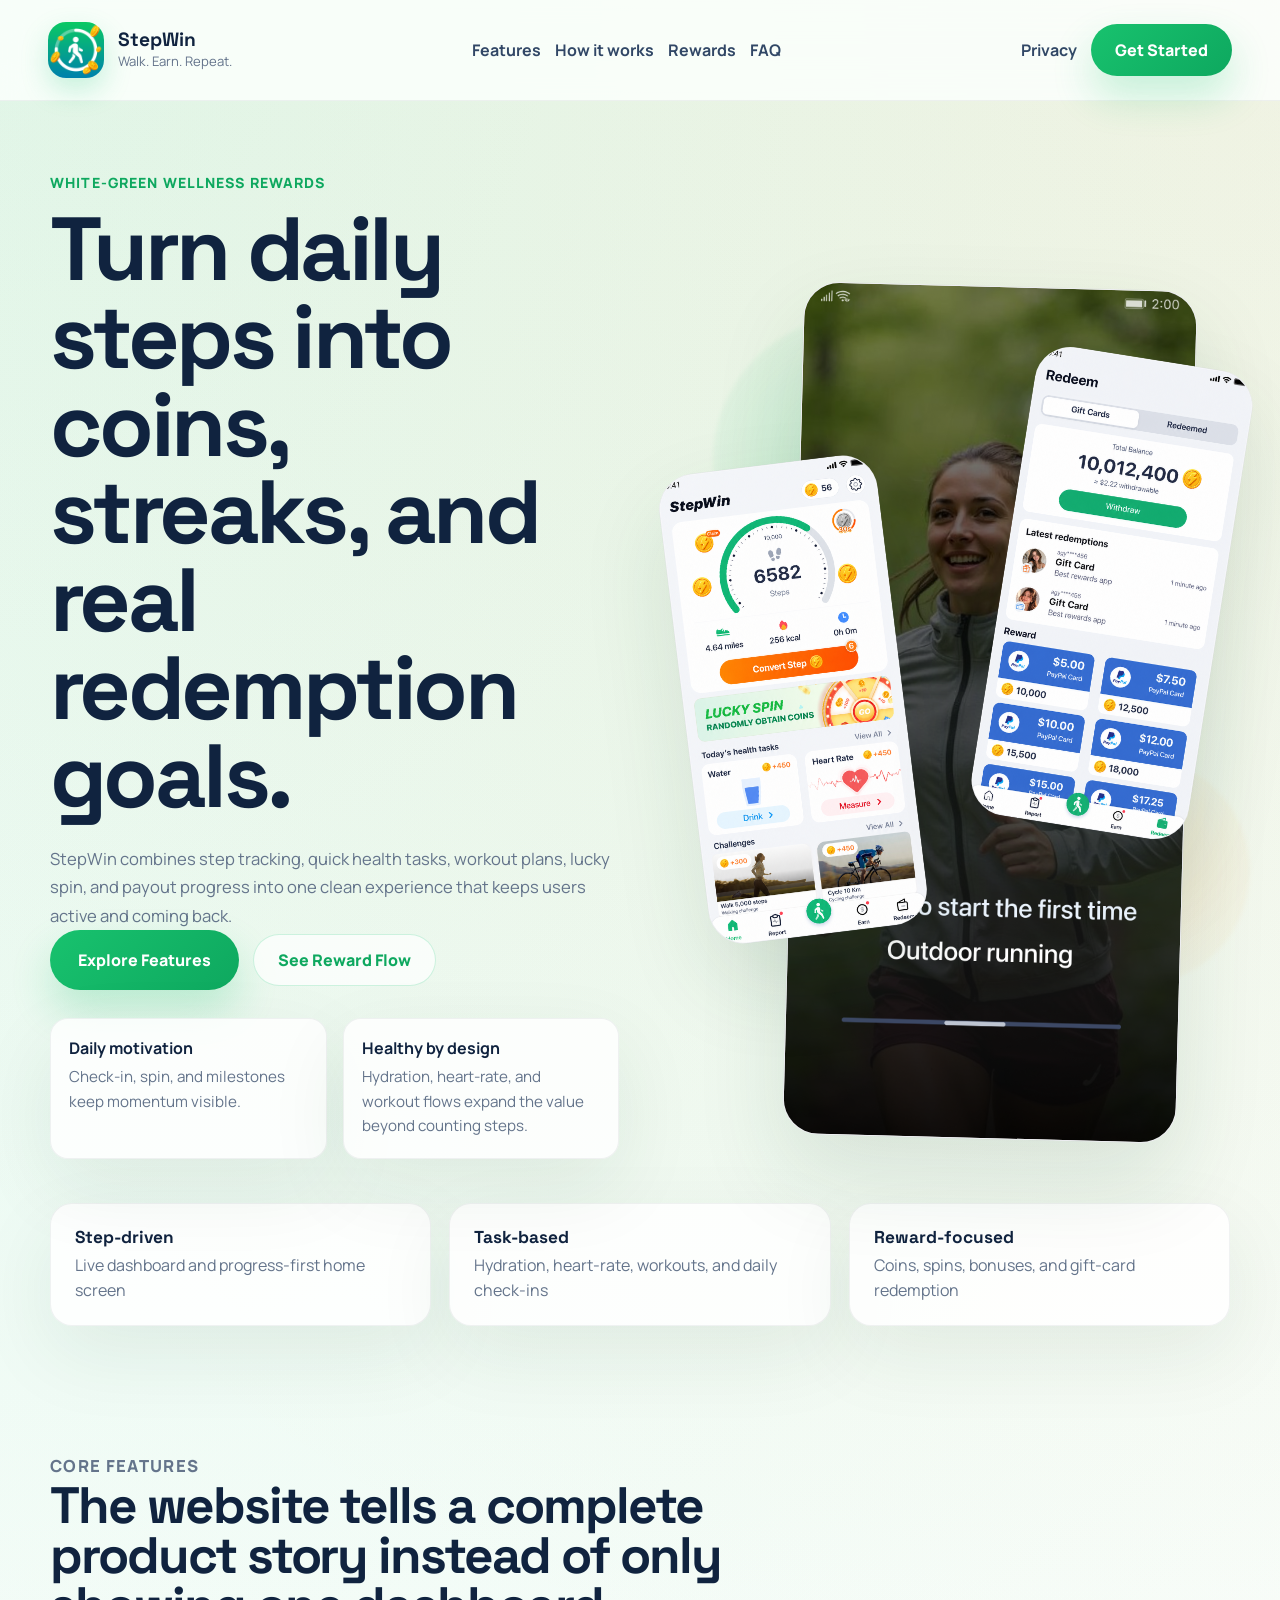
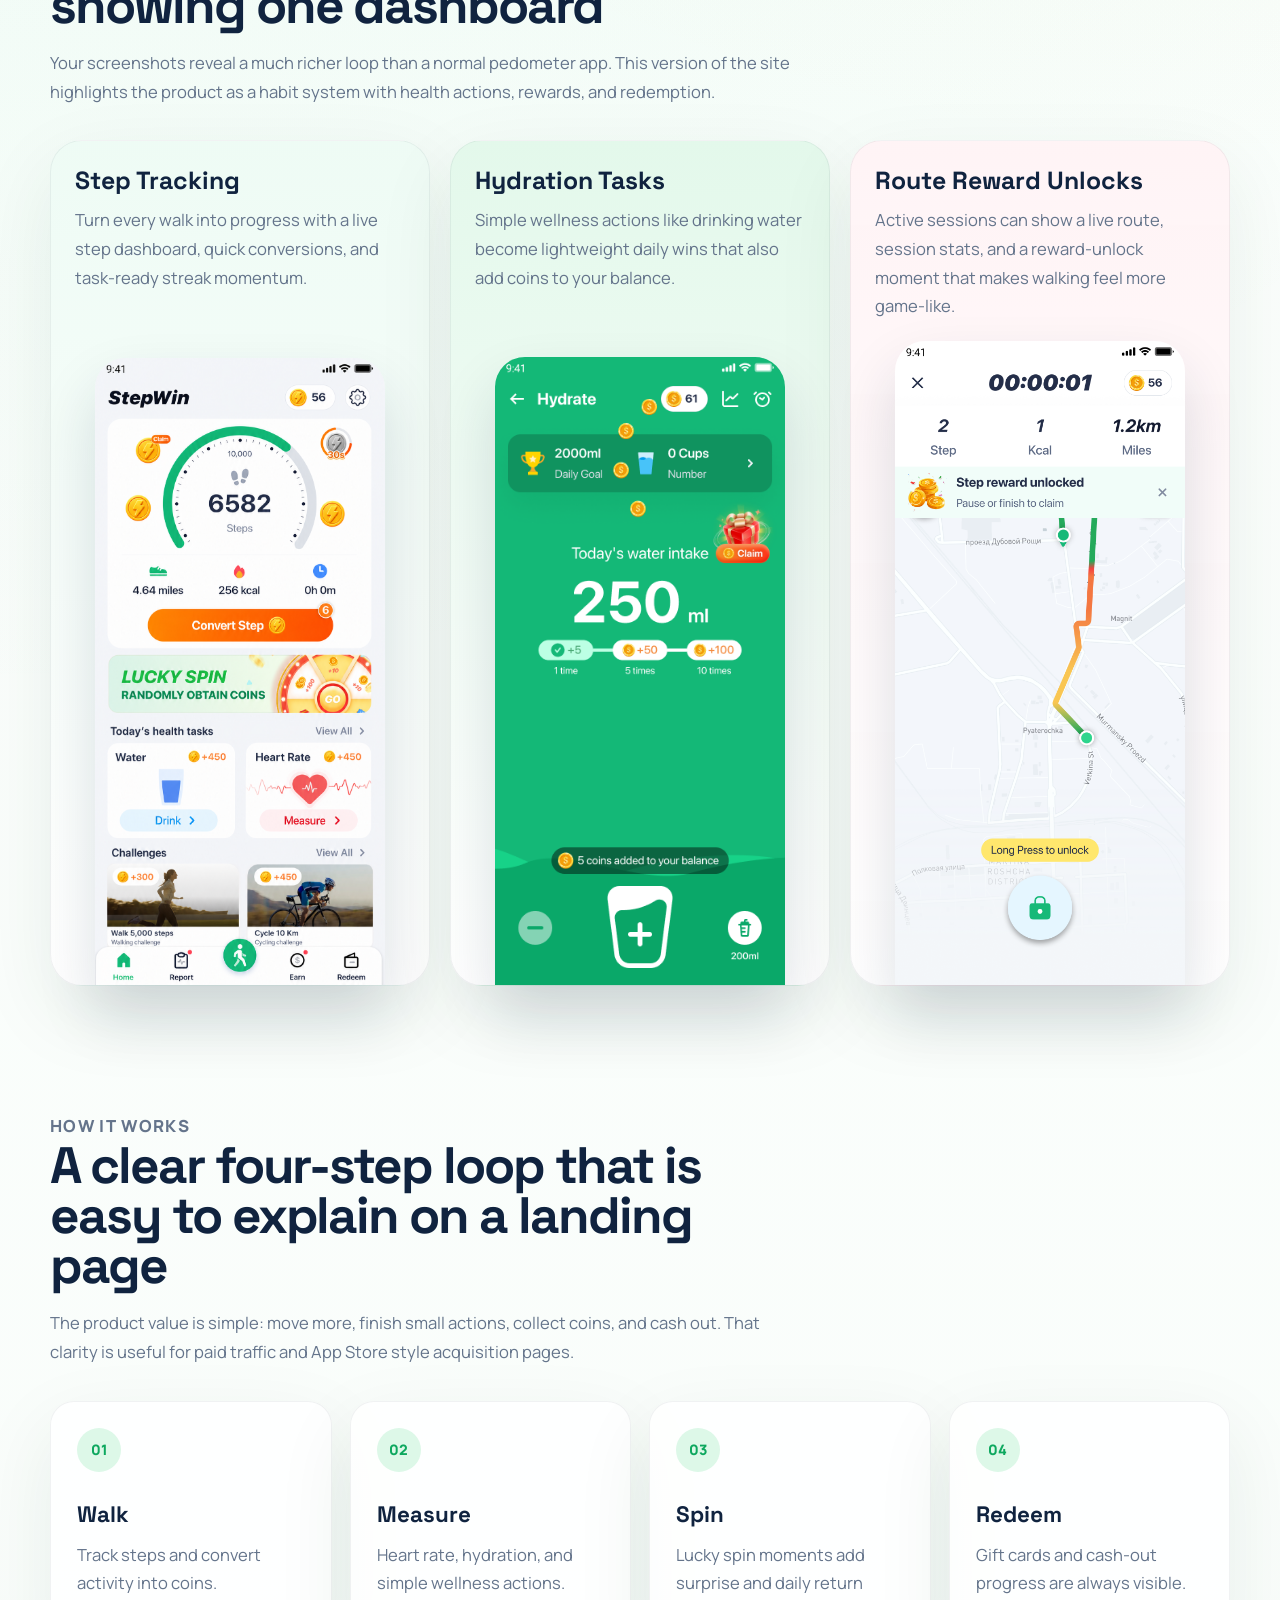
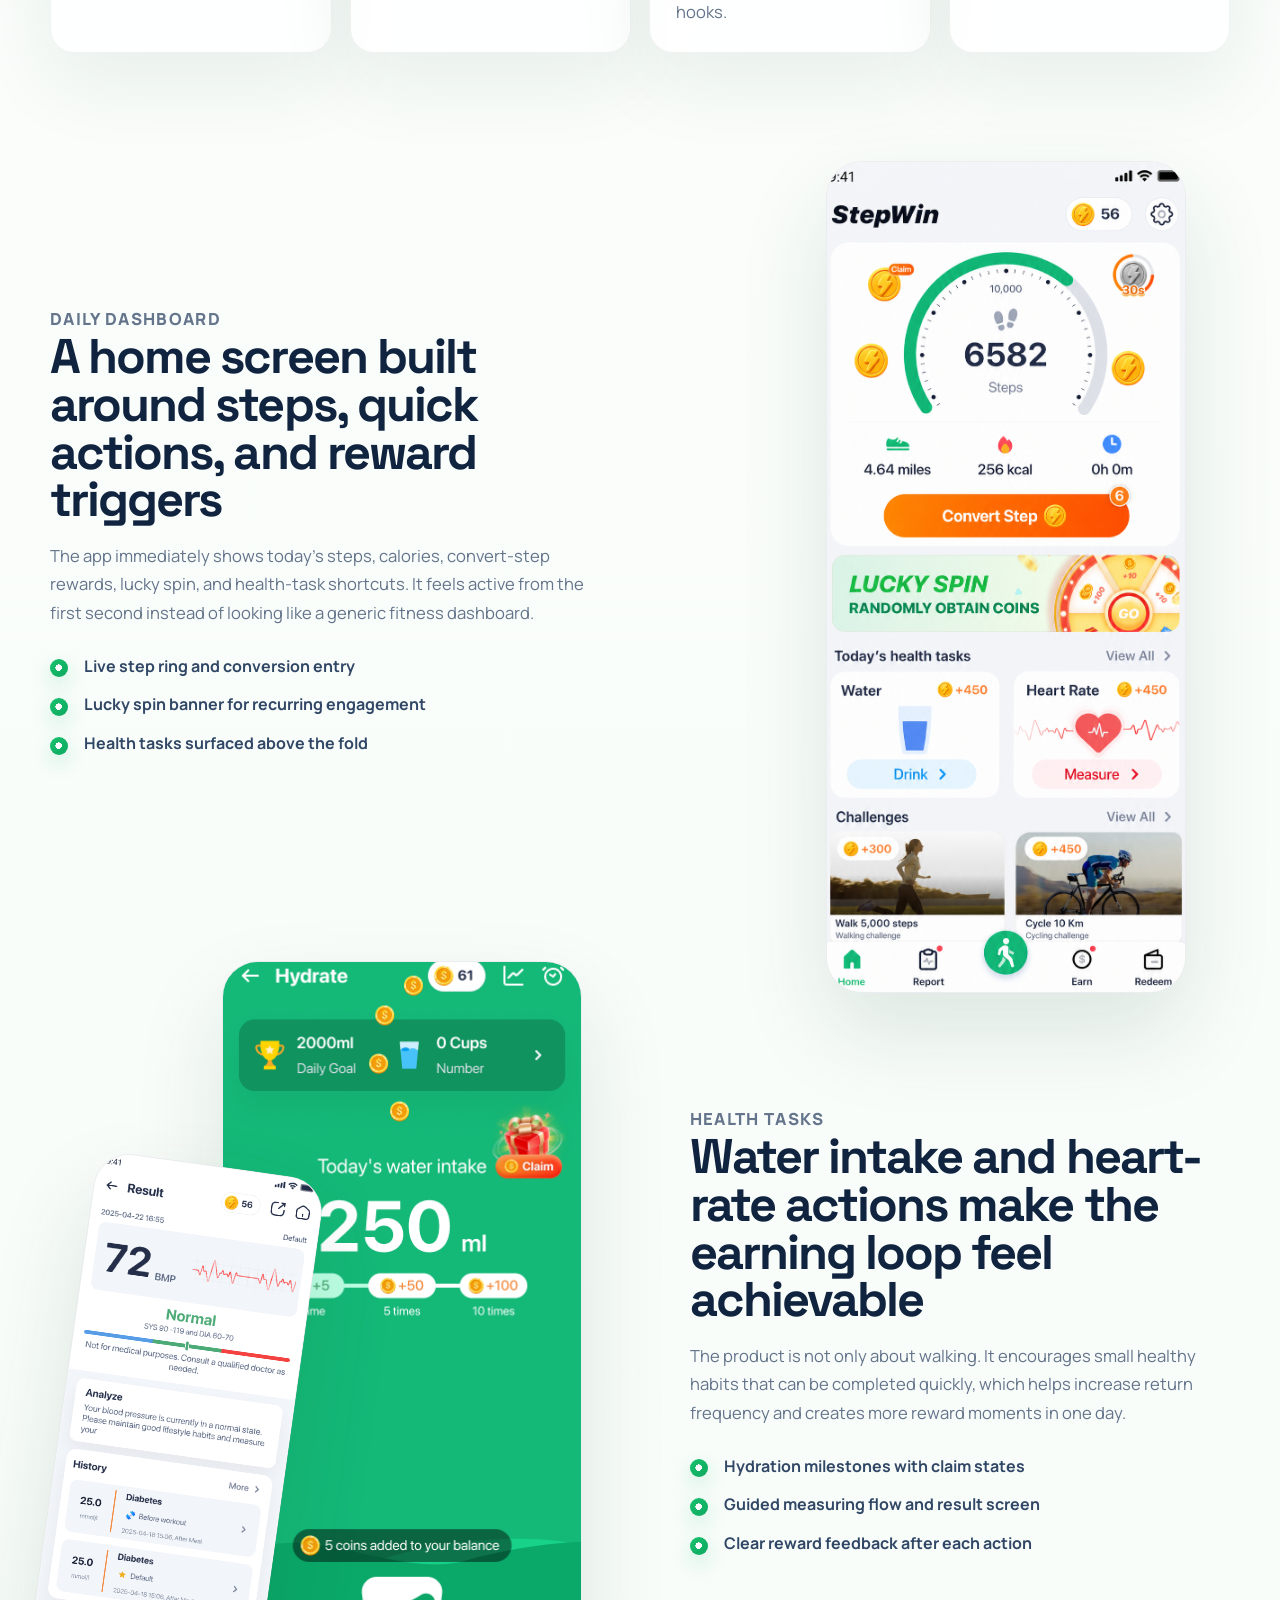
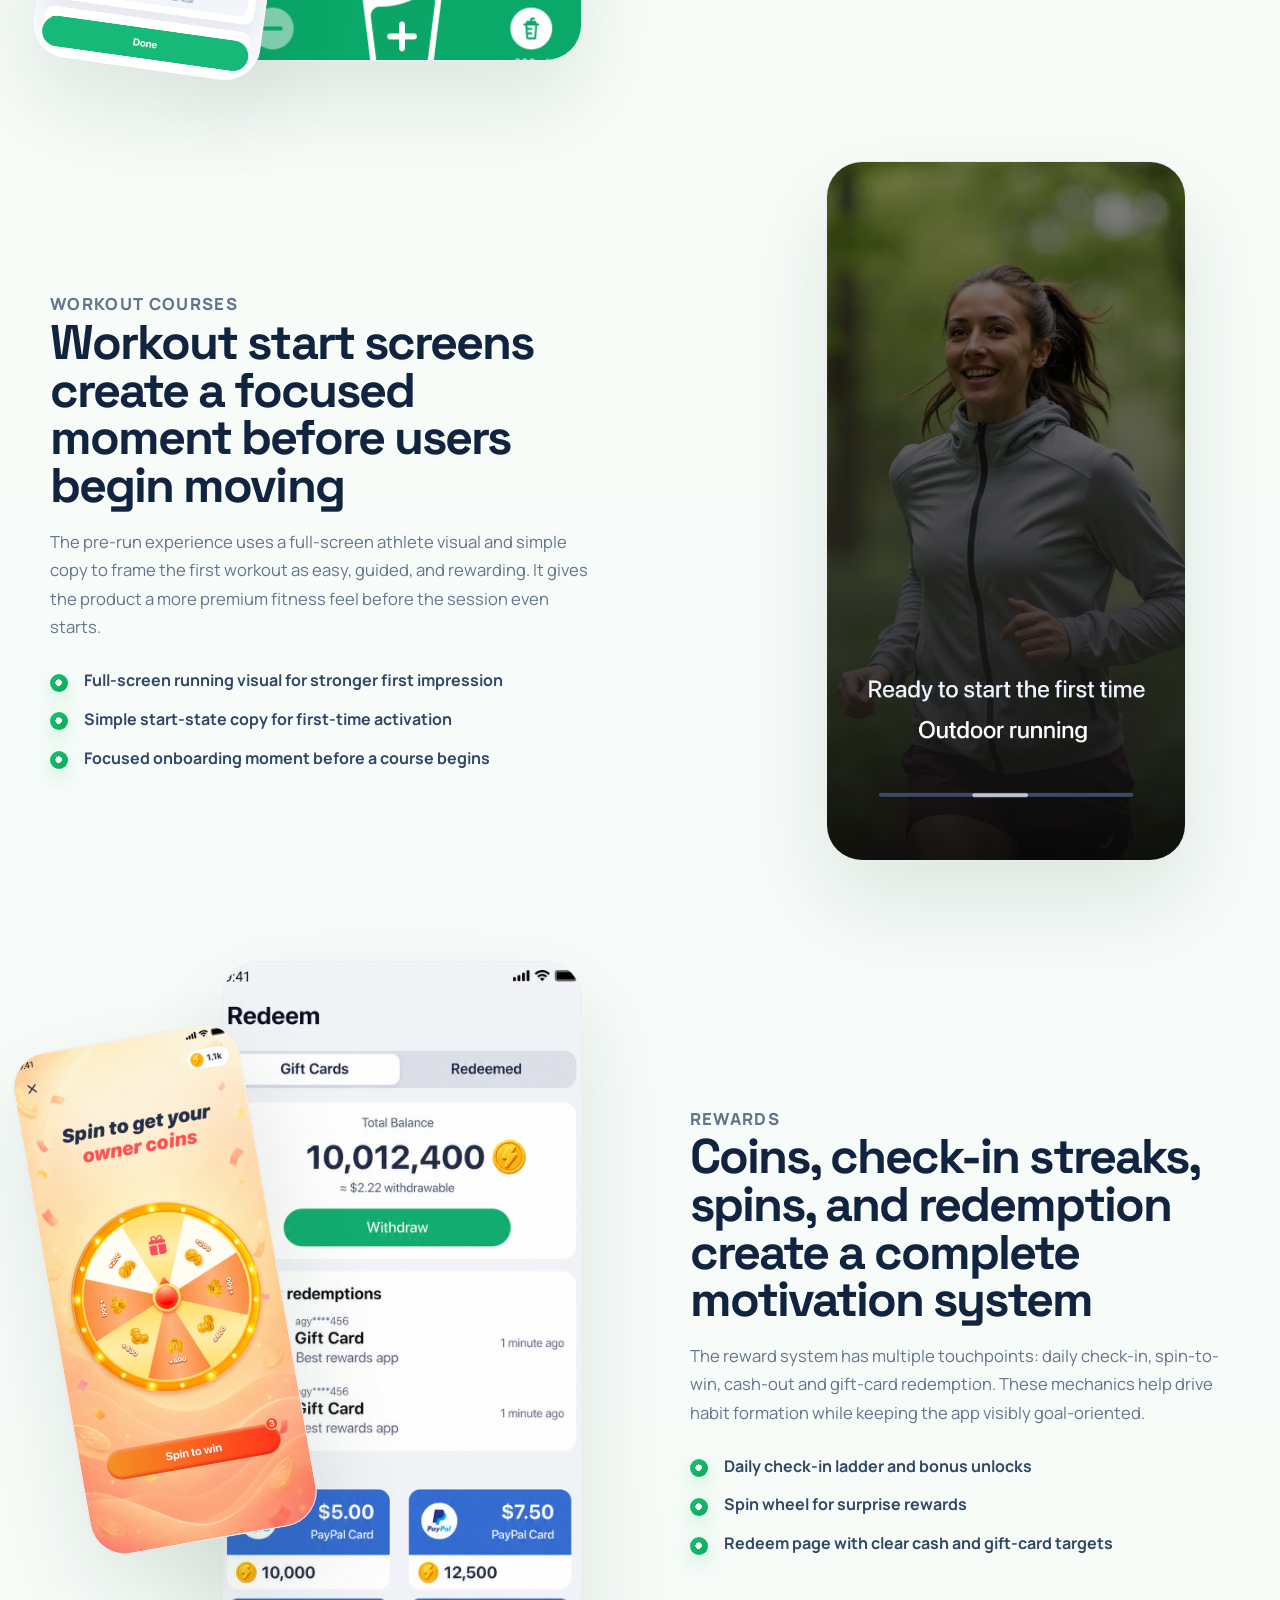
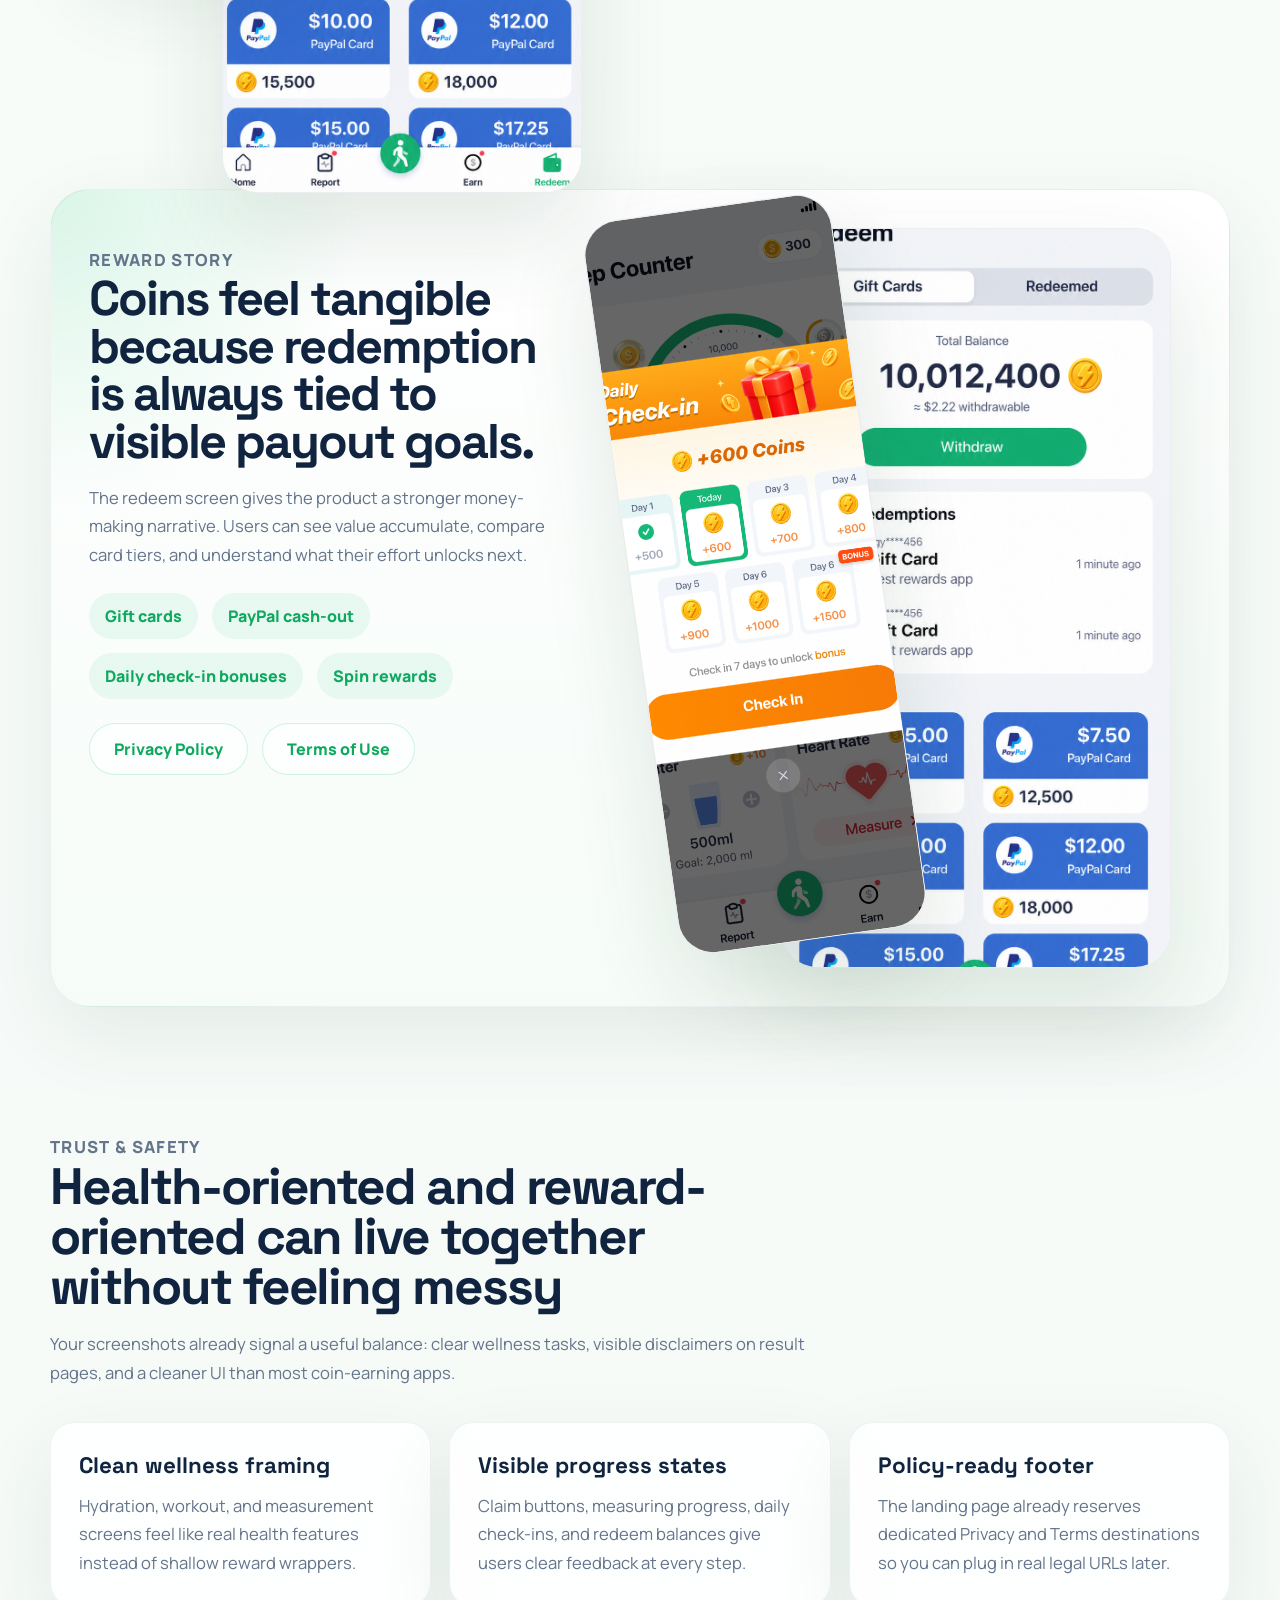
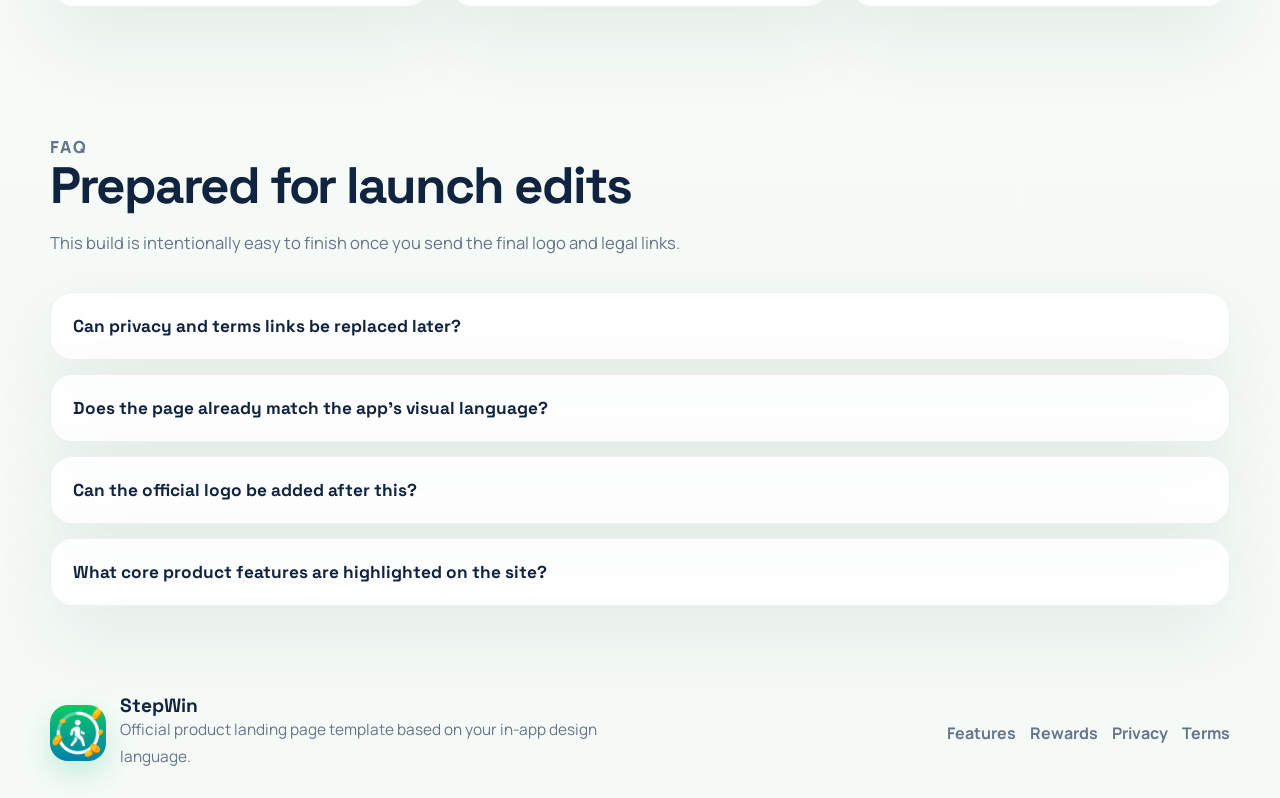
<file: index.html>
﻿<!doctype html>
<html lang="zh-CN">
  <head>
    <meta charset="UTF-8" />
    <meta name="viewport" content="width=device-width, initial-scale=1.0" />
    <title>StepTracker 1v1 Prototype</title>
    <link rel="icon" href="data:image/svg+xml,%3Csvg xmlns='http://www.w3.org/2000/svg' viewBox='0 0 64 64'%3E%3Crect width='64' height='64' rx='16' fill='%2312b8b2'/%3E%3Cpath d='M35 16a5 5 0 1 1-10 0 5 5 0 0 1 10 0ZM28 25h7l5 9 8 1-1 6-11-1-3-5-4 9-2 12h-7l3-15 4-9-8 4-3 8-6-2 5-12 13-5Z' fill='white'/%3E%3C/svg%3E" />
    <script type="module" crossorigin src="./script.js"></script>
    <link rel="stylesheet" crossorigin href="./styles.css">
  </head>
  <body>
    <div id="root"></div>
  </body>
</html>
</file>
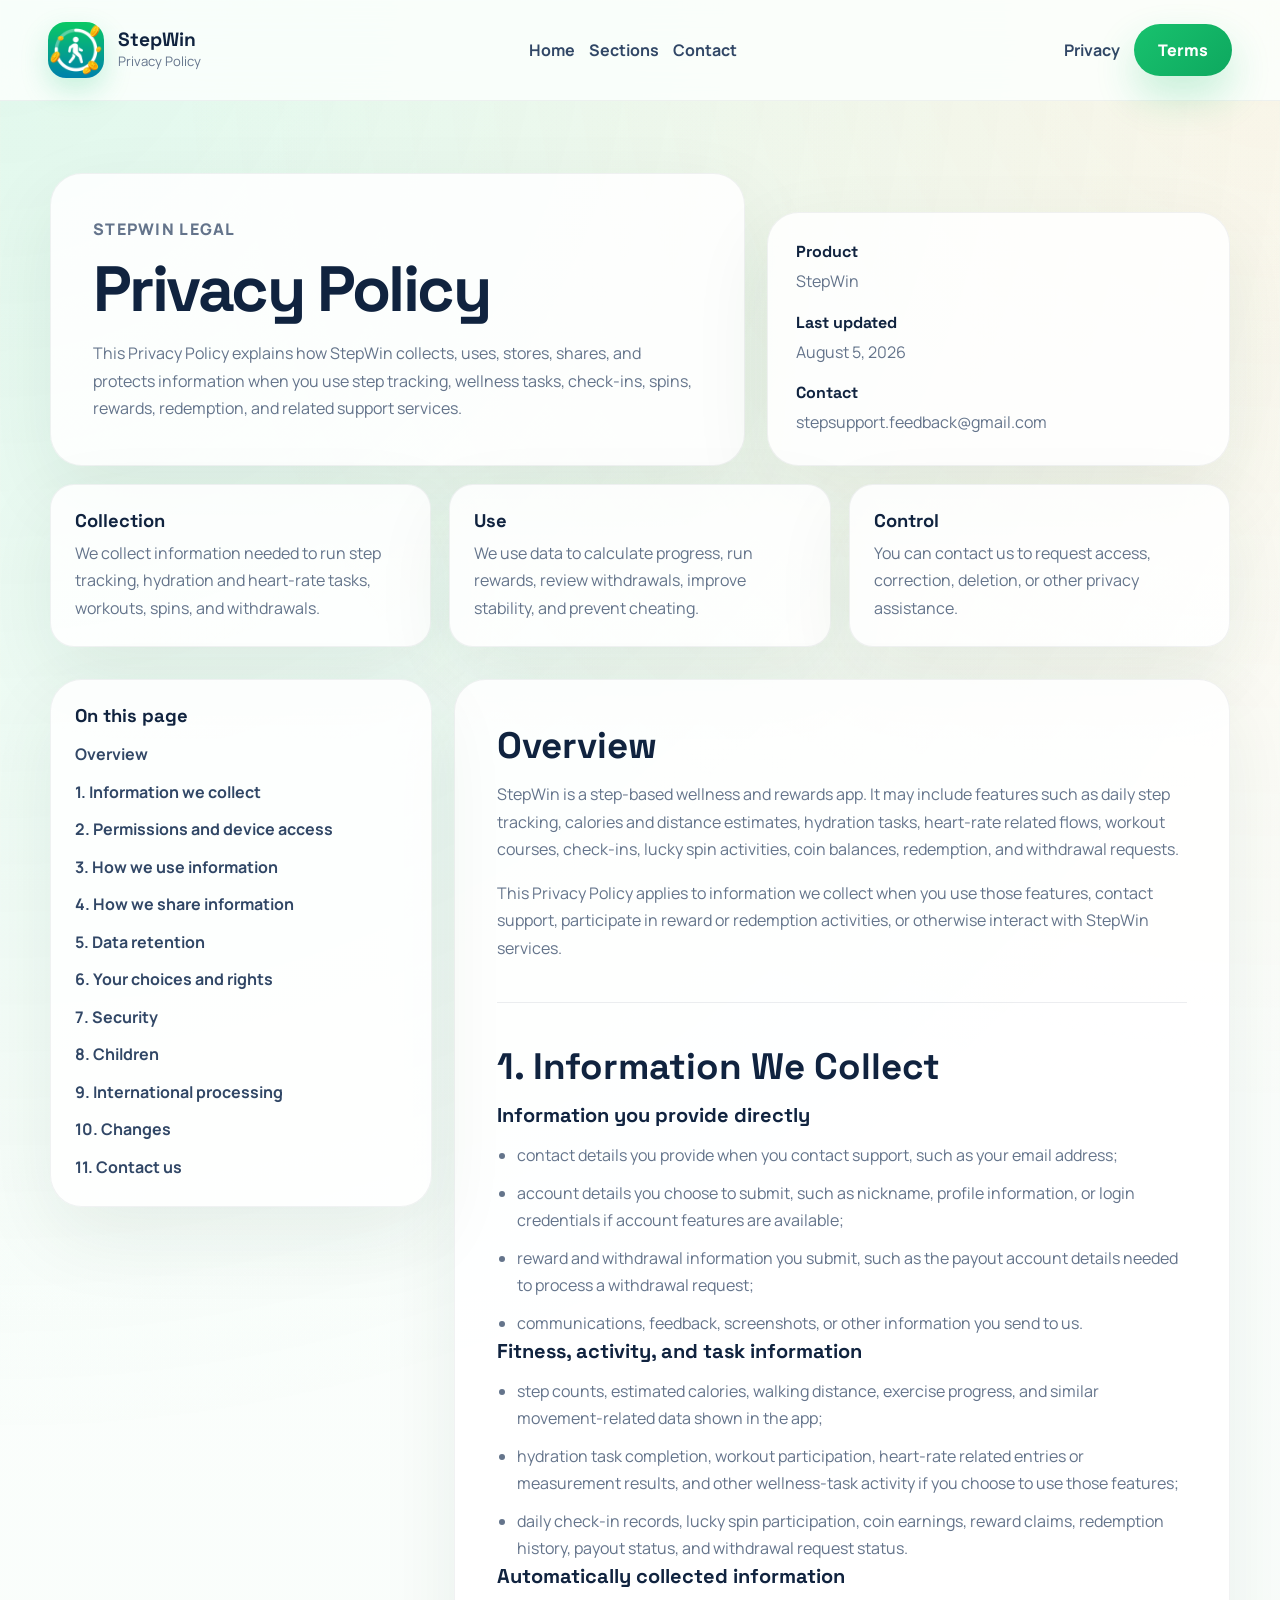
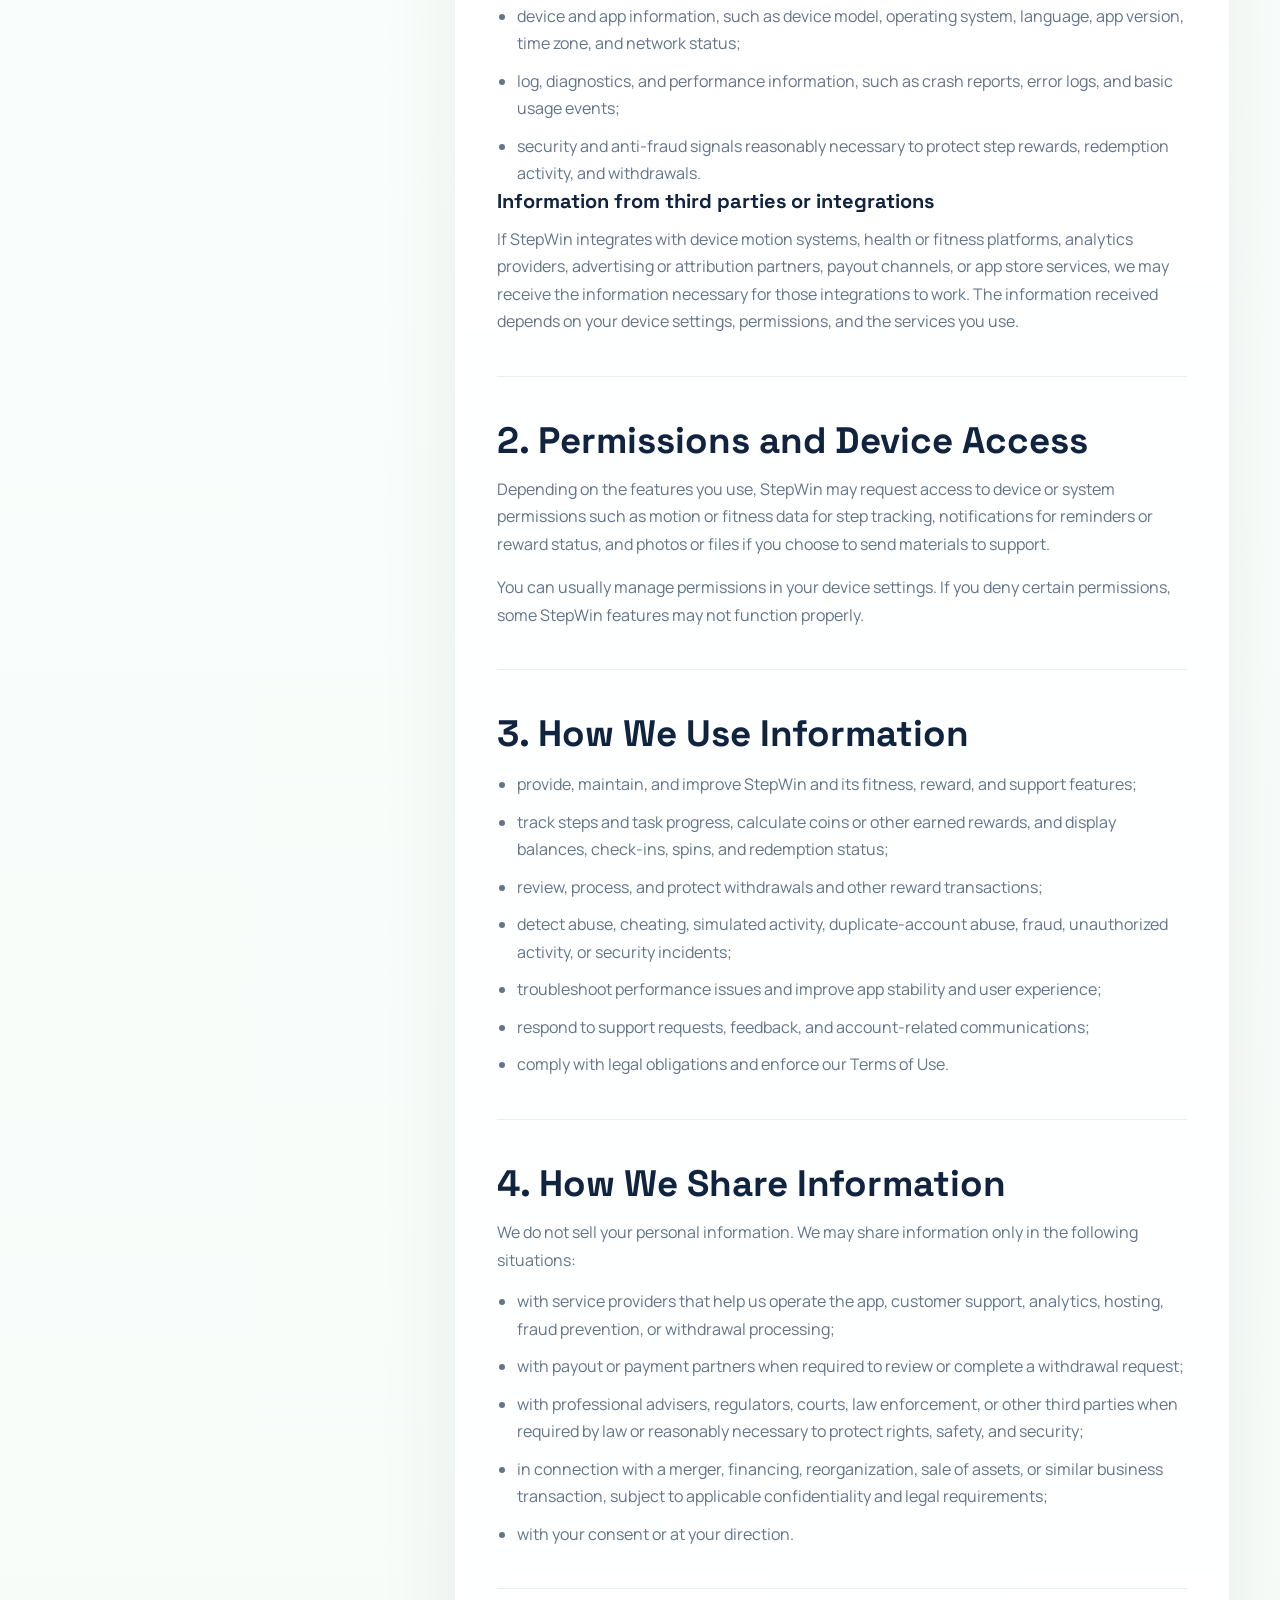
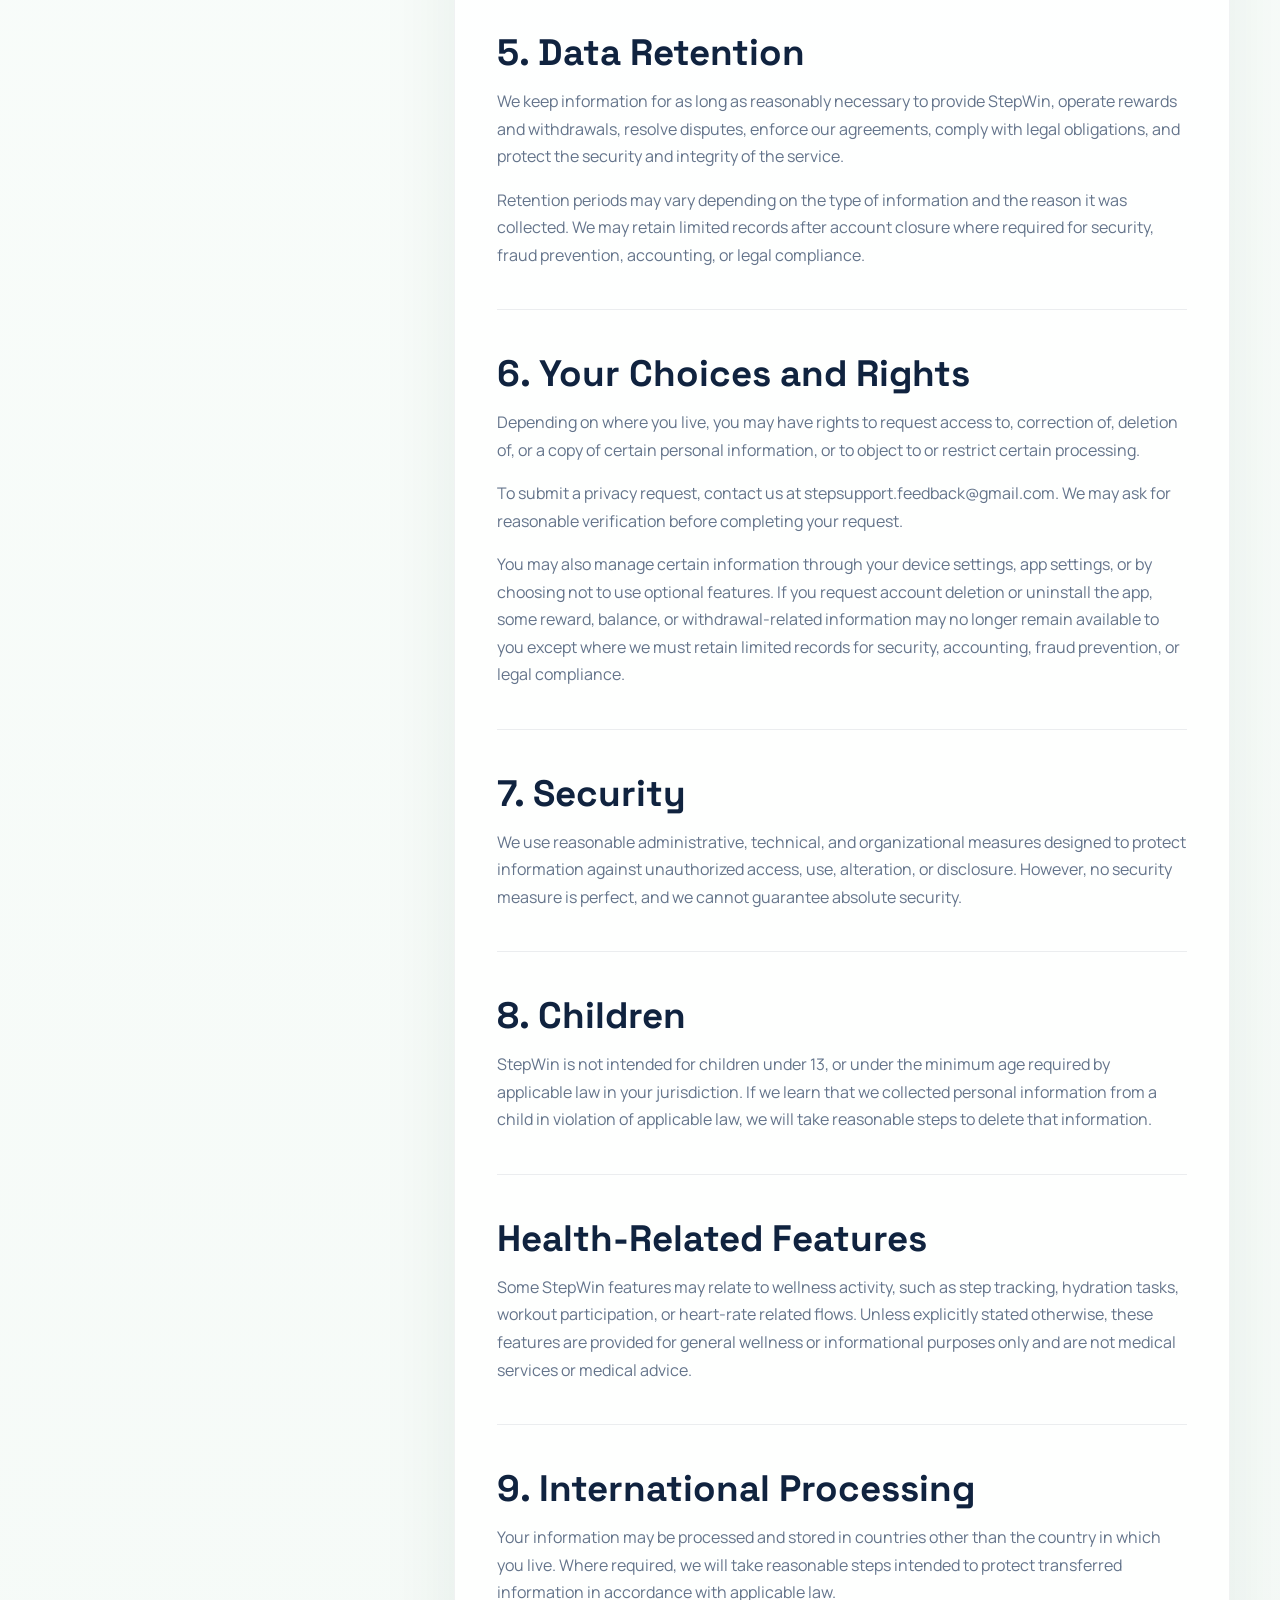
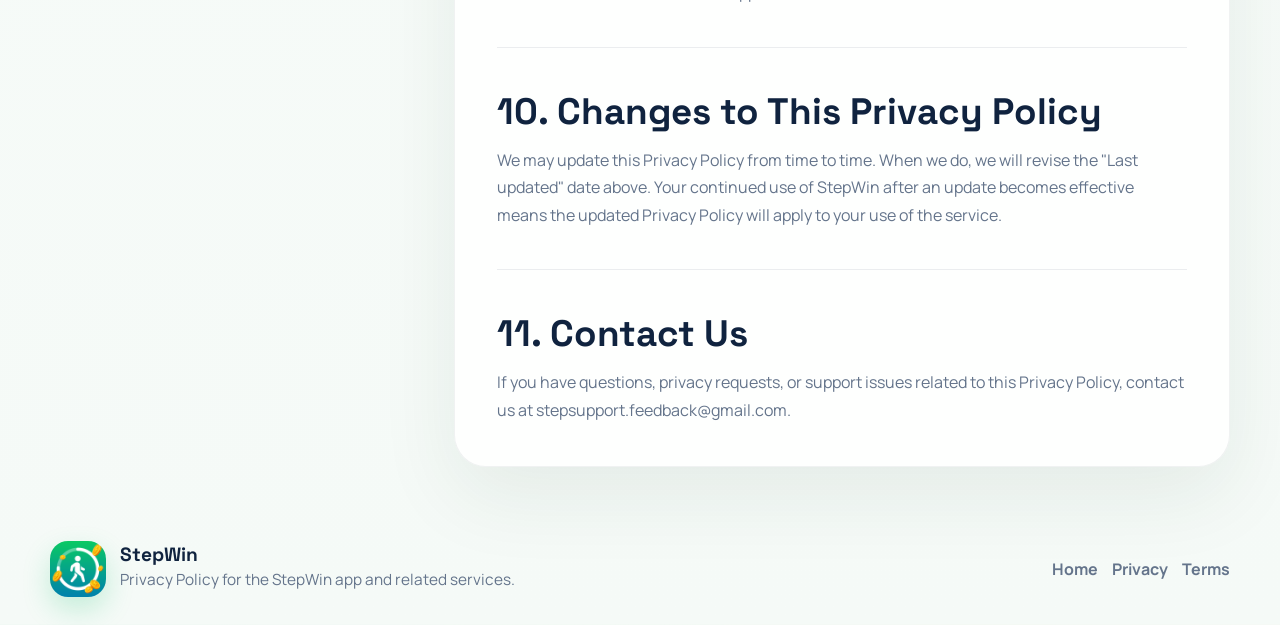
<file: privacy_policy.html>
﻿<!doctype html>
<html lang="en">
  <head>
    <meta charset="UTF-8" />
    <meta name="viewport" content="width=device-width, initial-scale=1.0" />
    <title>StepWin Privacy Policy</title>
    <link rel="icon" href="data:image/svg+xml,%3Csvg xmlns='http://www.w3.org/2000/svg' viewBox='0 0 64 64'%3E%3Crect width='64' height='64' rx='16' fill='%2312b8b2'/%3E%3Cpath d='M35 16a5 5 0 1 1-10 0 5 5 0 0 1 10 0ZM28 25h7l5 9 8 1-1 6-11-1-3-5-4 9-2 12h-7l3-15 4-9-8 4-3 8-6-2 5-12 13-5Z' fill='white'/%3E%3C/svg%3E" />
    <link rel="stylesheet" crossorigin href="./styles.css">
  </head>
  <body>
    <div class="page-shell">
      <header class="site-header">
        <a class="brand" href="./index.html" aria-label="StepWin home">
          <img class="logo-image" src="./assets/stepwin-logo.png" alt="StepWin logo" />
          <span class="brand-copy">
            <strong>StepWin</strong>
            <em>Privacy Policy</em>
          </span>
        </a>
        <nav class="top-nav" aria-label="Legal navigation">
          <a href="./index.html">Home</a>
          <a href="#policy-sections">Sections</a>
          <a href="#contact">Contact</a>
        </nav>
        <div class="header-actions">
          <a class="link-button" href="./privacy_policy.html">Privacy</a>
          <a class="cta-button" href="./term_of_service.html">Terms</a>
        </div>
      </header>

      <main>
        <section class="legal-hero">
          <article class="legal-hero-card">
            <p class="section-kicker">StepWin Legal</p>
            <h1>Privacy Policy</h1>
            <p class="legal-intro">
              This Privacy Policy explains how StepWin collects, uses, stores, shares, and
              protects information when you use step tracking, wellness tasks, check-ins, spins,
              rewards, redemption, and related support services.
            </p>
          </article>
          <aside class="legal-meta-card">
            <div>
              <strong>Product</strong>
              <p>StepWin</p>
            </div>
            <div>
              <strong>Last updated</strong>
              <p>August 5, 2026</p>
            </div>
            <div>
              <strong>Contact</strong>
              <p id="contact">stepsupport.feedback@gmail.com</p>
            </div>
          </aside>
        </section>

        <section class="legal-summary" aria-label="Policy summary">
          <article>
            <h3>Collection</h3>
            <p>We collect information needed to run step tracking, hydration and heart-rate tasks, workouts, spins, and withdrawals.</p>
          </article>
          <article>
            <h3>Use</h3>
            <p>We use data to calculate progress, run rewards, review withdrawals, improve stability, and prevent cheating.</p>
          </article>
          <article>
            <h3>Control</h3>
            <p>You can contact us to request access, correction, deletion, or other privacy assistance.</p>
          </article>
        </section>

        <section class="legal-layout" id="policy-sections">
          <aside class="legal-toc">
            <h2>On this page</h2>
            <nav>
              <a href="#overview">Overview</a>
              <a href="#collect">1. Information we collect</a>
              <a href="#permissions">2. Permissions and device access</a>
              <a href="#use">3. How we use information</a>
              <a href="#share">4. How we share information</a>
              <a href="#retention">5. Data retention</a>
              <a href="#rights">6. Your choices and rights</a>
              <a href="#security">7. Security</a>
              <a href="#children">8. Children</a>
              <a href="#transfers">9. International processing</a>
              <a href="#changes">10. Changes</a>
              <a href="#contact-section">11. Contact us</a>
            </nav>
          </aside>

          <article class="legal-content">
            <section class="legal-section" id="overview">
              <h2>Overview</h2>
              <p>
                StepWin is a step-based wellness and rewards app. It may include features such as
                daily step tracking, calories and distance estimates, hydration tasks, heart-rate
                related flows, workout courses, check-ins, lucky spin activities, coin balances,
                redemption, and withdrawal requests.
              </p>
              <p>
                This Privacy Policy applies to information we collect when you use those features,
                contact support, participate in reward or redemption activities, or otherwise
                interact with StepWin services.
              </p>
            </section>

            <section class="legal-section" id="collect">
              <h2>1. Information We Collect</h2>
              <h3>Information you provide directly</h3>
              <ul>
                <li>contact details you provide when you contact support, such as your email address;</li>
                <li>account details you choose to submit, such as nickname, profile information, or login credentials if account features are available;</li>
                <li>reward and withdrawal information you submit, such as the payout account details needed to process a withdrawal request;</li>
                <li>communications, feedback, screenshots, or other information you send to us.</li>
              </ul>

              <h3>Fitness, activity, and task information</h3>
              <ul>
                <li>step counts, estimated calories, walking distance, exercise progress, and similar movement-related data shown in the app;</li>
                <li>hydration task completion, workout participation, heart-rate related entries or measurement results, and other wellness-task activity if you choose to use those features;</li>
                <li>daily check-in records, lucky spin participation, coin earnings, reward claims, redemption history, payout status, and withdrawal request status.</li>
              </ul>

              <h3>Automatically collected information</h3>
              <ul>
                <li>device and app information, such as device model, operating system, language, app version, time zone, and network status;</li>
                <li>log, diagnostics, and performance information, such as crash reports, error logs, and basic usage events;</li>
                <li>security and anti-fraud signals reasonably necessary to protect step rewards, redemption activity, and withdrawals.</li>
              </ul>

              <h3>Information from third parties or integrations</h3>
              <p>
                If StepWin integrates with device motion systems, health or fitness platforms,
                analytics providers, advertising or attribution partners, payout channels, or app
                store services, we may receive the information necessary for those integrations to
                work. The information received depends on your device settings, permissions, and
                the services you use.
              </p>
            </section>

            <section class="legal-section" id="permissions">
              <h2>2. Permissions and Device Access</h2>
              <p>
                Depending on the features you use, StepWin may request access to device or system
                permissions such as motion or fitness data for step tracking, notifications for
                reminders or reward status, and photos or files if you choose to send materials to
                support.
              </p>
              <p>
                You can usually manage permissions in your device settings. If you deny certain
                permissions, some StepWin features may not function properly.
              </p>
            </section>

            <section class="legal-section" id="use">
              <h2>3. How We Use Information</h2>
              <ul>
                <li>provide, maintain, and improve StepWin and its fitness, reward, and support features;</li>
                <li>track steps and task progress, calculate coins or other earned rewards, and display balances, check-ins, spins, and redemption status;</li>
                <li>review, process, and protect withdrawals and other reward transactions;</li>
                <li>detect abuse, cheating, simulated activity, duplicate-account abuse, fraud, unauthorized activity, or security incidents;</li>
                <li>troubleshoot performance issues and improve app stability and user experience;</li>
                <li>respond to support requests, feedback, and account-related communications;</li>
                <li>comply with legal obligations and enforce our Terms of Use.</li>
              </ul>
            </section>

            <section class="legal-section" id="share">
              <h2>4. How We Share Information</h2>
              <p>We do not sell your personal information. We may share information only in the following situations:</p>
              <ul>
                <li>with service providers that help us operate the app, customer support, analytics, hosting, fraud prevention, or withdrawal processing;</li>
                <li>with payout or payment partners when required to review or complete a withdrawal request;</li>
                <li>with professional advisers, regulators, courts, law enforcement, or other third parties when required by law or reasonably necessary to protect rights, safety, and security;</li>
                <li>in connection with a merger, financing, reorganization, sale of assets, or similar business transaction, subject to applicable confidentiality and legal requirements;</li>
                <li>with your consent or at your direction.</li>
              </ul>
            </section>

            <section class="legal-section" id="retention">
              <h2>5. Data Retention</h2>
              <p>
                We keep information for as long as reasonably necessary to provide StepWin, operate
                rewards and withdrawals, resolve disputes, enforce our agreements, comply with
                legal obligations, and protect the security and integrity of the service.
              </p>
              <p>
                Retention periods may vary depending on the type of information and the reason it
                was collected. We may retain limited records after account closure where required
                for security, fraud prevention, accounting, or legal compliance.
              </p>
            </section>

            <section class="legal-section" id="rights">
              <h2>6. Your Choices and Rights</h2>
              <p>
                Depending on where you live, you may have rights to request access to, correction
                of, deletion of, or a copy of certain personal information, or to object to or
                restrict certain processing.
              </p>
              <p>
                To submit a privacy request, contact us at
                <a href="mailto:stepsupport.feedback@gmail.com">stepsupport.feedback@gmail.com</a>.
                We may ask for reasonable verification before completing your request.
              </p>
              <p>
                You may also manage certain information through your device settings, app settings,
                or by choosing not to use optional features. If you request account deletion or
                uninstall the app, some reward, balance, or withdrawal-related information may no
                longer remain available to you except where we must retain limited records for
                security, accounting, fraud prevention, or legal compliance.
              </p>
            </section>

            <section class="legal-section" id="security">
              <h2>7. Security</h2>
              <p>
                We use reasonable administrative, technical, and organizational measures designed
                to protect information against unauthorized access, use, alteration, or disclosure.
                However, no security measure is perfect, and we cannot guarantee absolute security.
              </p>
            </section>

            <section class="legal-section" id="children">
              <h2>8. Children</h2>
              <p>
                StepWin is not intended for children under 13, or under the minimum age required
                by applicable law in your jurisdiction. If we learn that we collected personal
                information from a child in violation of applicable law, we will take reasonable
                steps to delete that information.
              </p>
            </section>

            <section class="legal-section">
              <h2>Health-Related Features</h2>
              <p>
                Some StepWin features may relate to wellness activity, such as step tracking,
                hydration tasks, workout participation, or heart-rate related flows. Unless
                explicitly stated otherwise, these features are provided for general wellness or
                informational purposes only and are not medical services or medical advice.
              </p>
            </section>

            <section class="legal-section" id="transfers">
              <h2>9. International Processing</h2>
              <p>
                Your information may be processed and stored in countries other than the country in
                which you live. Where required, we will take reasonable steps intended to protect
                transferred information in accordance with applicable law.
              </p>
            </section>

            <section class="legal-section" id="changes">
              <h2>10. Changes to This Privacy Policy</h2>
              <p>
                We may update this Privacy Policy from time to time. When we do, we will revise the
                "Last updated" date above. Your continued use of StepWin after an update becomes
                effective means the updated Privacy Policy will apply to your use of the service.
              </p>
            </section>

            <section class="legal-section" id="contact-section">
              <h2>11. Contact Us</h2>
              <p>
                If you have questions, privacy requests, or support issues related to this Privacy
                Policy, contact us at
                <a href="mailto:stepsupport.feedback@gmail.com">stepsupport.feedback@gmail.com</a>.
              </p>
            </section>
          </article>
        </section>
      </main>

      <footer class="site-footer legal-footer-spacer">
        <div class="footer-brand">
          <img class="logo-image" src="./assets/stepwin-logo.png" alt="StepWin logo" />
          <div>
            <strong>StepWin</strong>
            <p>Privacy Policy for the StepWin app and related services.</p>
          </div>
        </div>
        <div class="footer-links">
          <a href="./index.html">Home</a>
          <a href="./privacy_policy.html">Privacy</a>
          <a href="./term_of_service.html">Terms</a>
        </div>
      </footer>
    </div>
  </body>
</html>
</file>
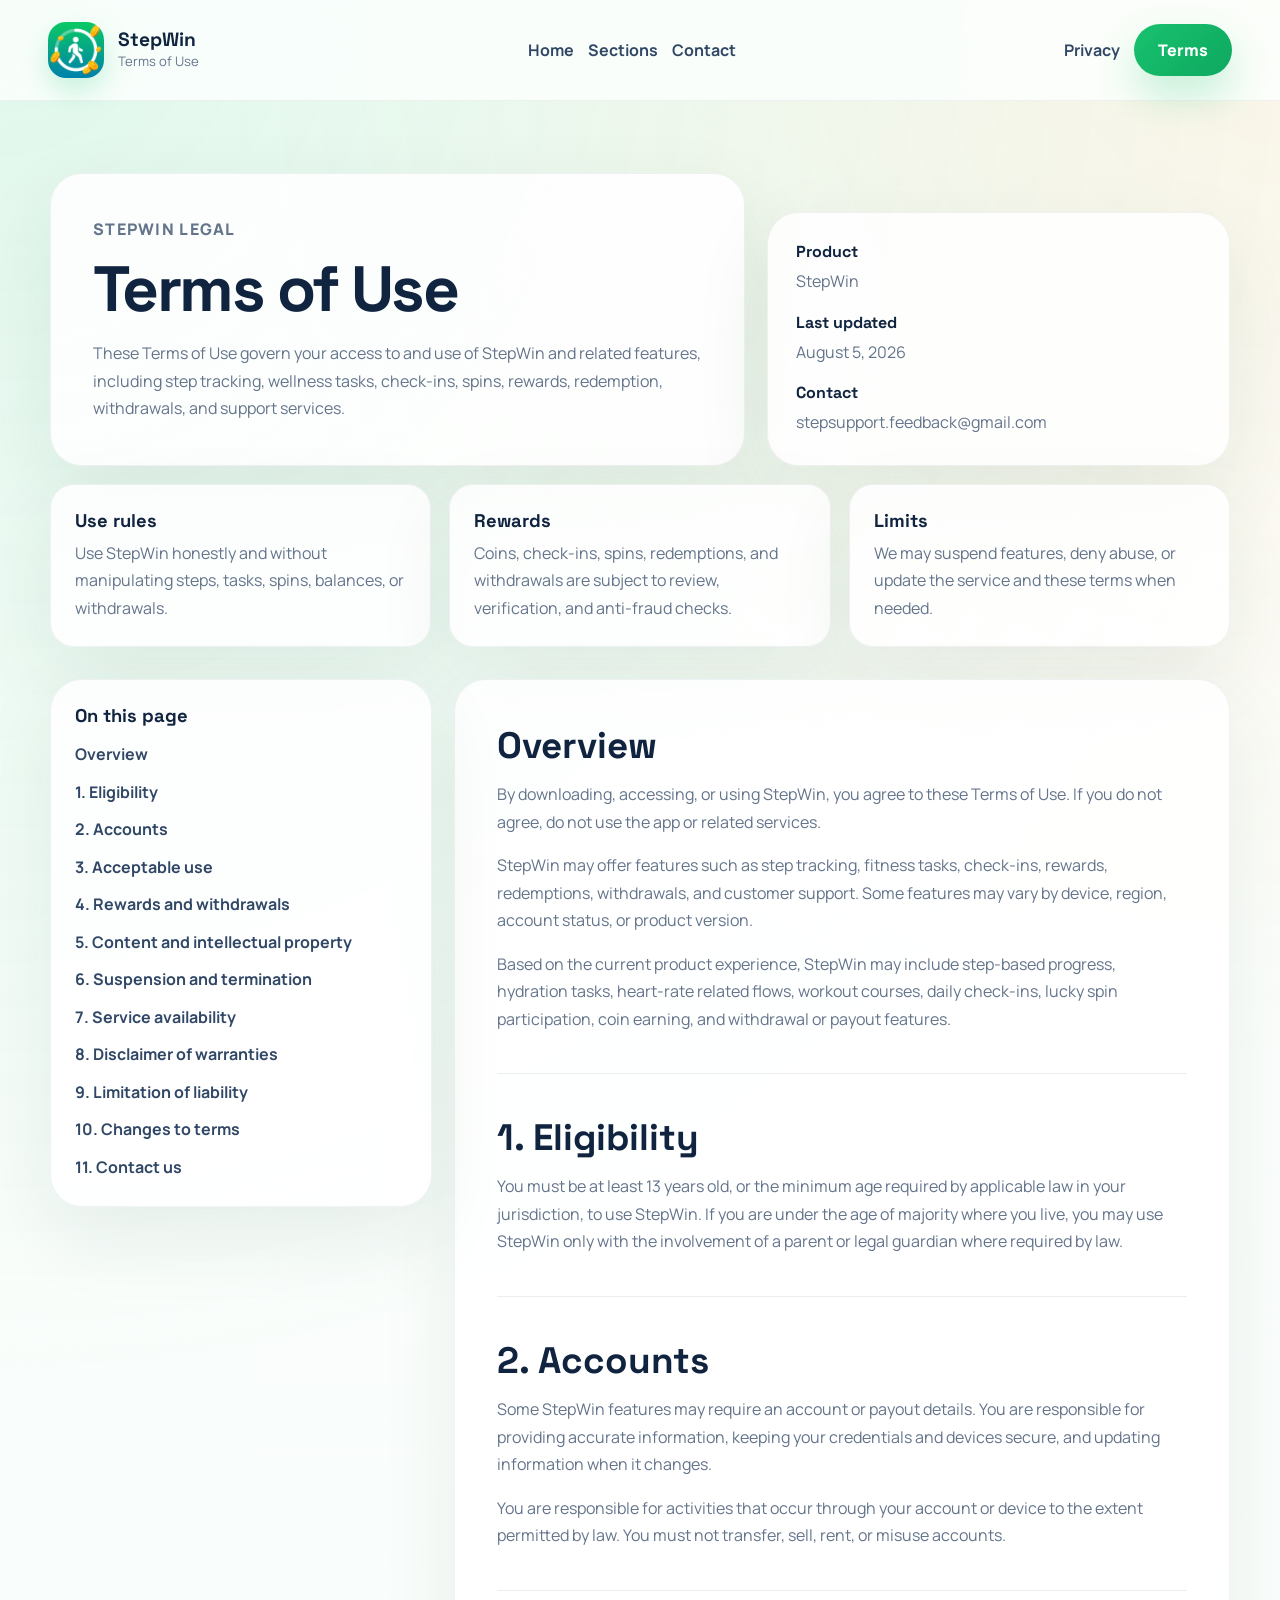
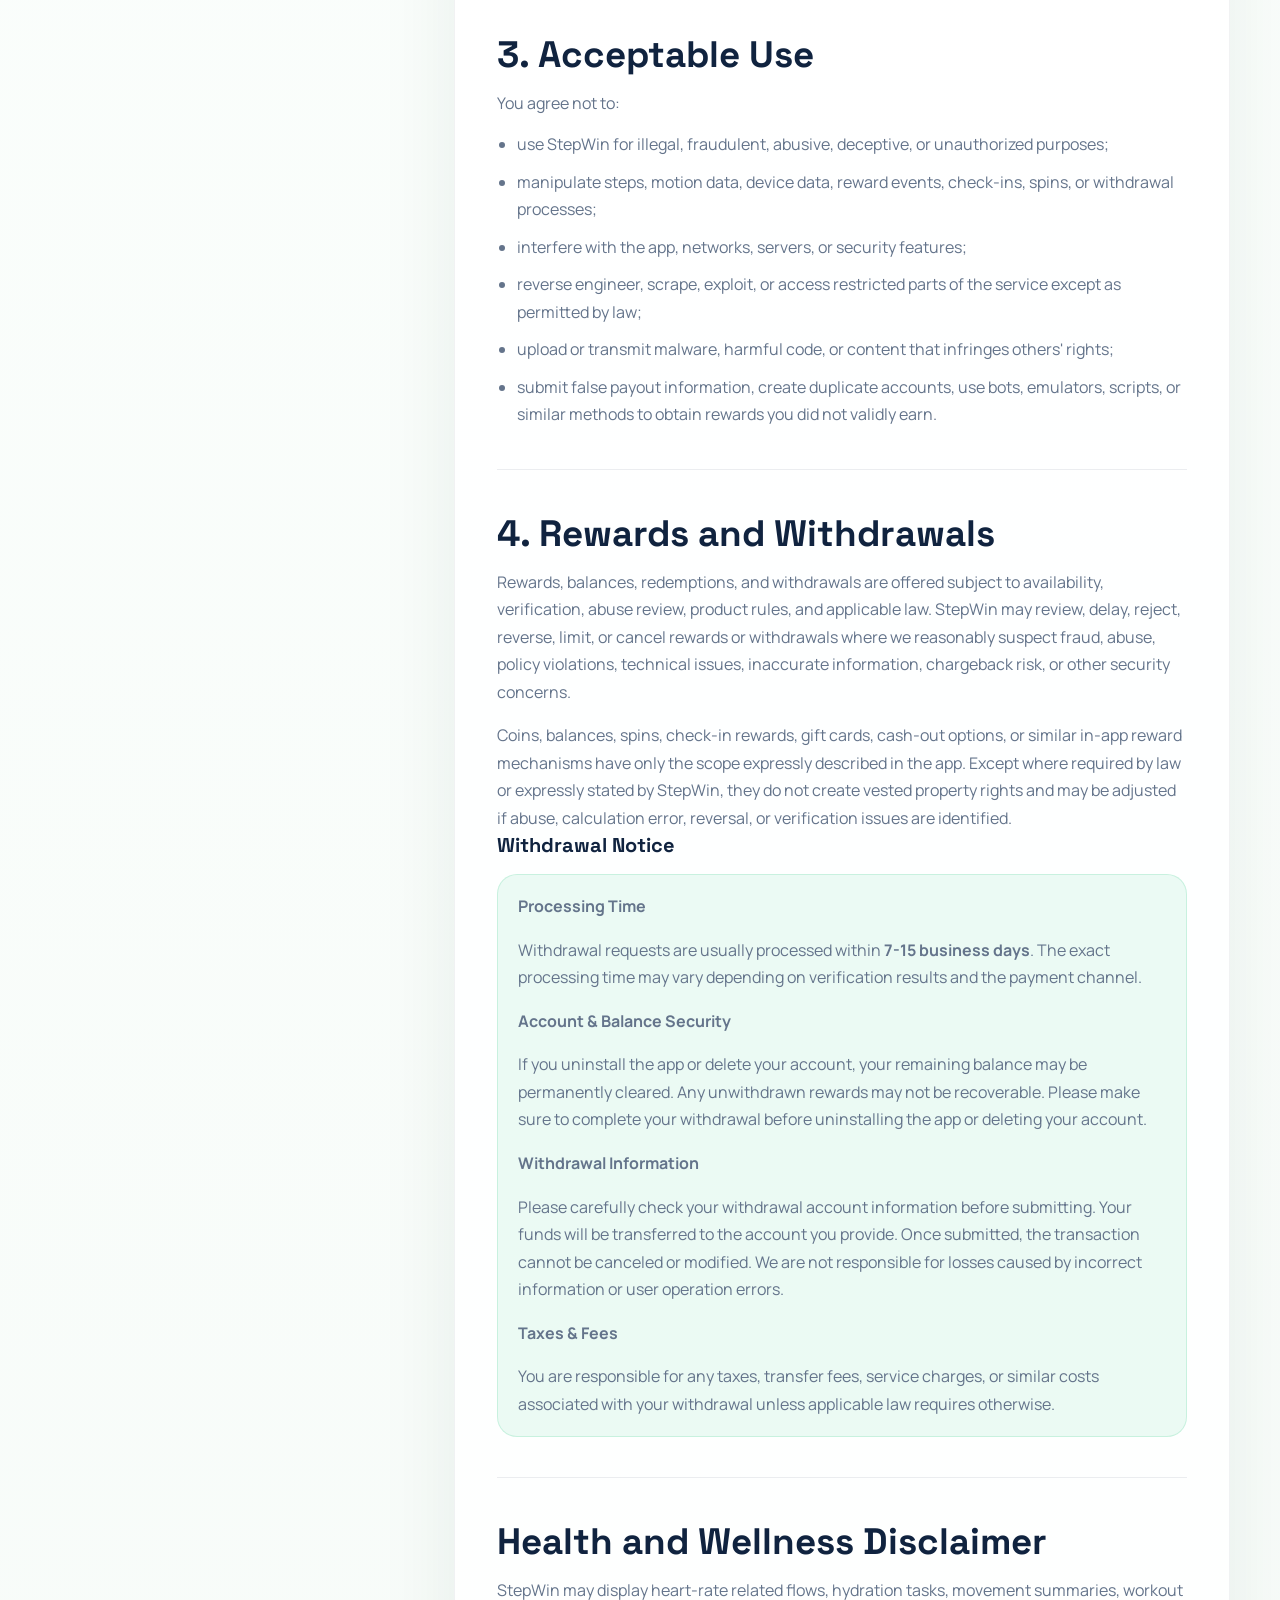
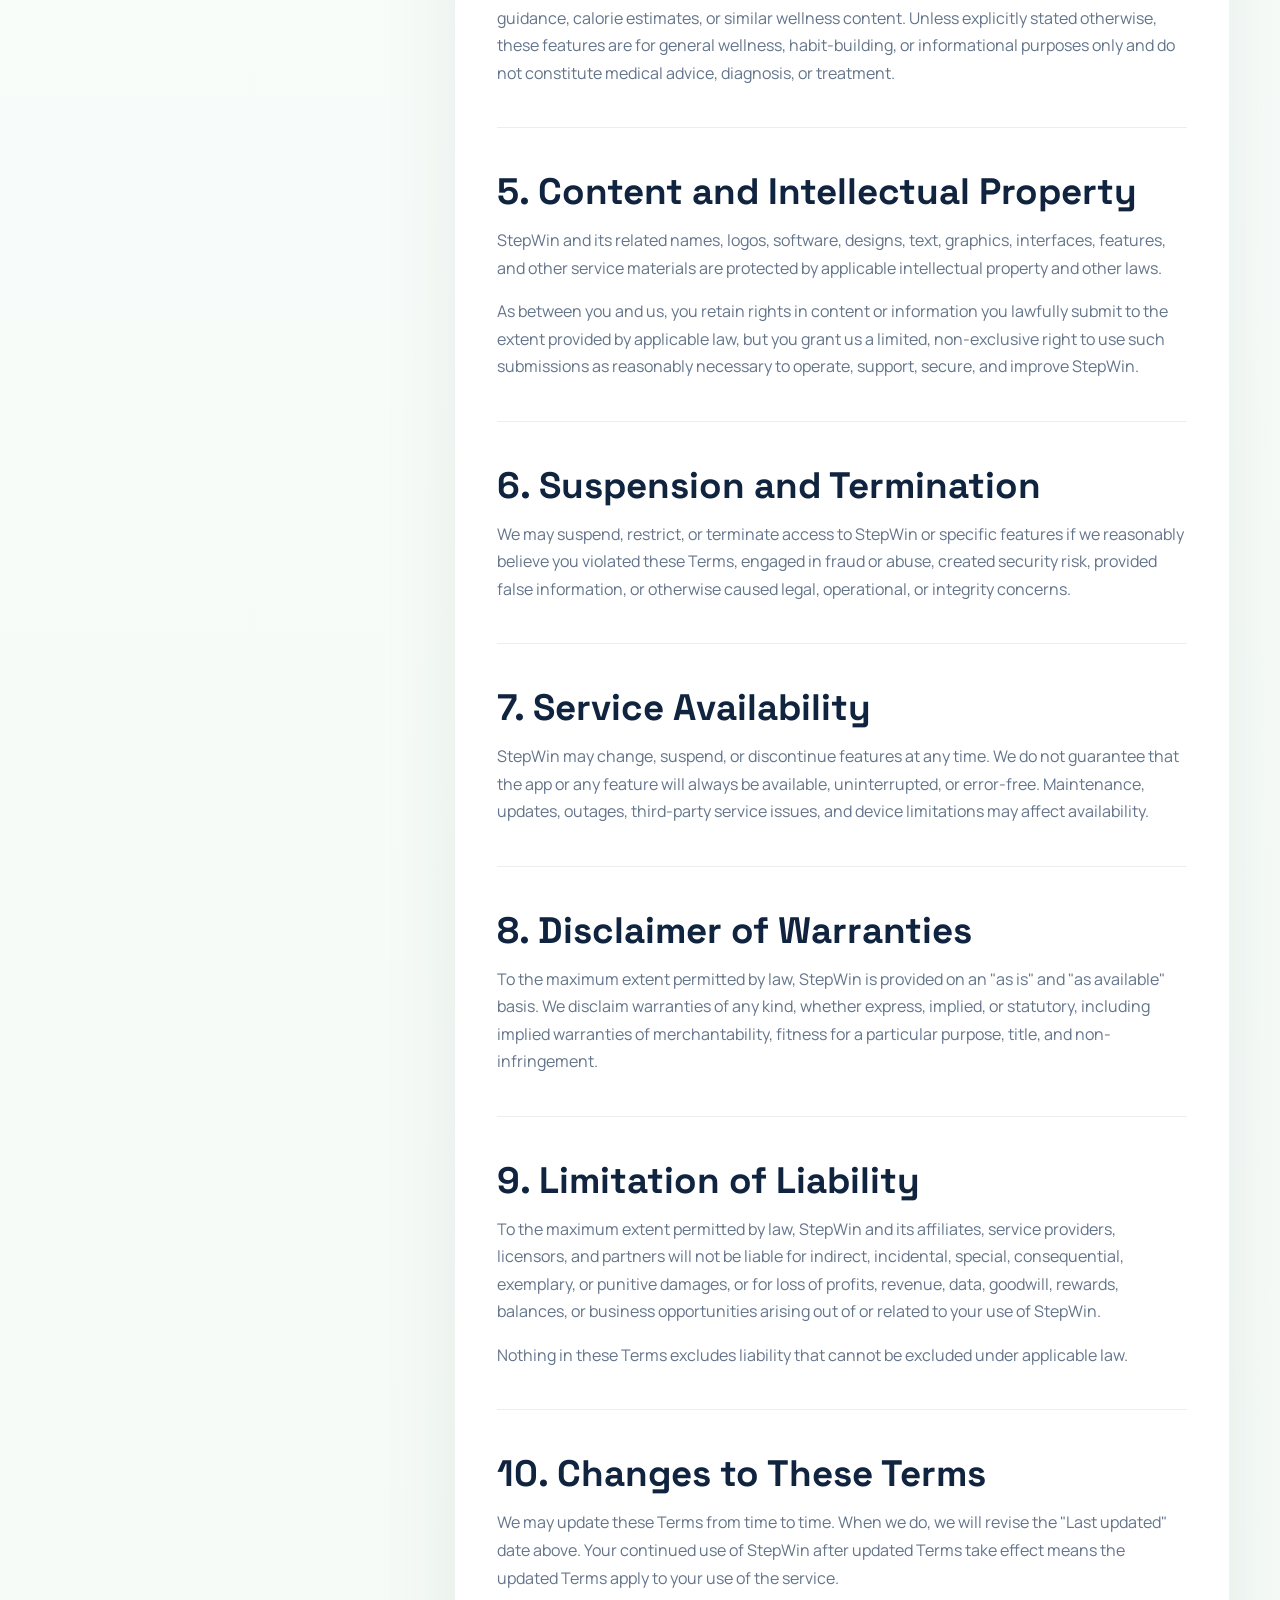
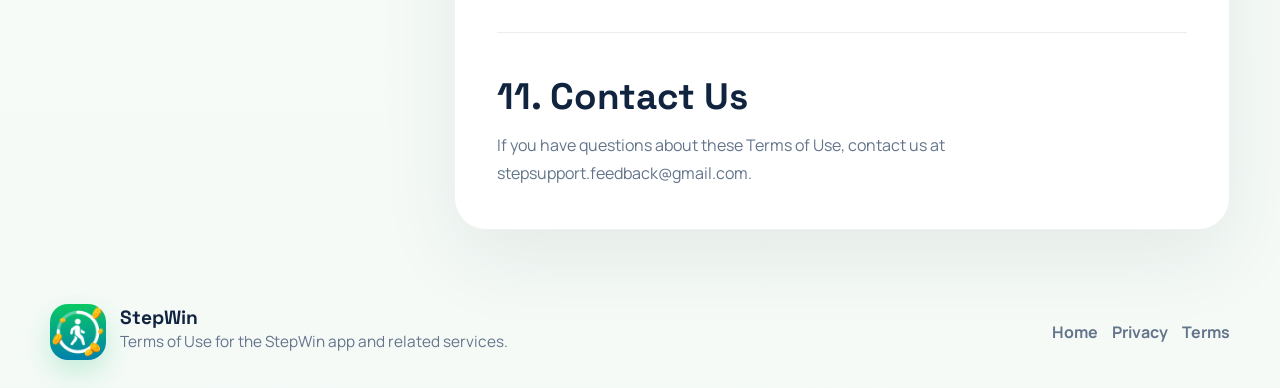
<file: term_of_service.html>
﻿<!doctype html>
<html lang="en">
  <head>
    <meta charset="UTF-8" />
    <meta name="viewport" content="width=device-width, initial-scale=1.0" />
    <title>StepWin Terms of Use</title>
    <link rel="icon" href="data:image/svg+xml,%3Csvg xmlns='http://www.w3.org/2000/svg' viewBox='0 0 64 64'%3E%3Crect width='64' height='64' rx='16' fill='%2312b8b2'/%3E%3Cpath d='M35 16a5 5 0 1 1-10 0 5 5 0 0 1 10 0ZM28 25h7l5 9 8 1-1 6-11-1-3-5-4 9-2 12h-7l3-15 4-9-8 4-3 8-6-2 5-12 13-5Z' fill='white'/%3E%3C/svg%3E" />
    <link rel="stylesheet" crossorigin href="./styles.css">
  </head>
  <body>
    <div class="page-shell">
      <header class="site-header">
        <a class="brand" href="./index.html" aria-label="StepWin home">
          <img class="logo-image" src="./assets/stepwin-logo.png" alt="StepWin logo" />
          <span class="brand-copy">
            <strong>StepWin</strong>
            <em>Terms of Use</em>
          </span>
        </a>
        <nav class="top-nav" aria-label="Legal navigation">
          <a href="./index.html">Home</a>
          <a href="#terms-sections">Sections</a>
          <a href="#term-contact">Contact</a>
        </nav>
        <div class="header-actions">
          <a class="link-button" href="./privacy_policy.html">Privacy</a>
          <a class="cta-button" href="./term_of_service.html">Terms</a>
        </div>
      </header>

      <main>
        <section class="legal-hero">
          <article class="legal-hero-card">
            <p class="section-kicker">StepWin Legal</p>
            <h1>Terms of Use</h1>
            <p class="legal-intro">
              These Terms of Use govern your access to and use of StepWin and related features,
              including step tracking, wellness tasks, check-ins, spins, rewards, redemption,
              withdrawals, and support services.
            </p>
          </article>
          <aside class="legal-meta-card">
            <div>
              <strong>Product</strong>
              <p>StepWin</p>
            </div>
            <div>
              <strong>Last updated</strong>
              <p>August 5, 2026</p>
            </div>
            <div>
              <strong>Contact</strong>
              <p id="term-contact">stepsupport.feedback@gmail.com</p>
            </div>
          </aside>
        </section>

        <section class="legal-summary" aria-label="Terms summary">
          <article>
            <h3>Use rules</h3>
            <p>Use StepWin honestly and without manipulating steps, tasks, spins, balances, or withdrawals.</p>
          </article>
          <article>
            <h3>Rewards</h3>
            <p>Coins, check-ins, spins, redemptions, and withdrawals are subject to review, verification, and anti-fraud checks.</p>
          </article>
          <article>
            <h3>Limits</h3>
            <p>We may suspend features, deny abuse, or update the service and these terms when needed.</p>
          </article>
        </section>

        <section class="legal-layout" id="terms-sections">
          <aside class="legal-toc">
            <h2>On this page</h2>
            <nav>
              <a href="#overview">Overview</a>
              <a href="#eligibility">1. Eligibility</a>
              <a href="#accounts">2. Accounts</a>
              <a href="#acceptable-use">3. Acceptable use</a>
              <a href="#rewards">4. Rewards and withdrawals</a>
              <a href="#content">5. Content and intellectual property</a>
              <a href="#termination">6. Suspension and termination</a>
              <a href="#availability">7. Service availability</a>
              <a href="#warranties">8. Disclaimer of warranties</a>
              <a href="#liability">9. Limitation of liability</a>
              <a href="#changes">10. Changes to terms</a>
              <a href="#contact-section">11. Contact us</a>
            </nav>
          </aside>

          <article class="legal-content">
            <section class="legal-section" id="overview">
              <h2>Overview</h2>
              <p>
                By downloading, accessing, or using StepWin, you agree to these Terms of Use. If
                you do not agree, do not use the app or related services.
              </p>
              <p>
                StepWin may offer features such as step tracking, fitness tasks, check-ins,
                rewards, redemptions, withdrawals, and customer support. Some features may vary by
                device, region, account status, or product version.
              </p>
              <p>
                Based on the current product experience, StepWin may include step-based progress,
                hydration tasks, heart-rate related flows, workout courses, daily check-ins, lucky
                spin participation, coin earning, and withdrawal or payout features.
              </p>
            </section>

            <section class="legal-section" id="eligibility">
              <h2>1. Eligibility</h2>
              <p>
                You must be at least 13 years old, or the minimum age required by applicable law
                in your jurisdiction, to use StepWin. If you are under the age of majority where
                you live, you may use StepWin only with the involvement of a parent or legal
                guardian where required by law.
              </p>
            </section>

            <section class="legal-section" id="accounts">
              <h2>2. Accounts</h2>
              <p>
                Some StepWin features may require an account or payout details. You are responsible
                for providing accurate information, keeping your credentials and devices secure,
                and updating information when it changes.
              </p>
              <p>
                You are responsible for activities that occur through your account or device to the
                extent permitted by law. You must not transfer, sell, rent, or misuse accounts.
              </p>
            </section>

            <section class="legal-section" id="acceptable-use">
              <h2>3. Acceptable Use</h2>
              <p>You agree not to:</p>
              <ul>
                <li>use StepWin for illegal, fraudulent, abusive, deceptive, or unauthorized purposes;</li>
                <li>manipulate steps, motion data, device data, reward events, check-ins, spins, or withdrawal processes;</li>
                <li>interfere with the app, networks, servers, or security features;</li>
                <li>reverse engineer, scrape, exploit, or access restricted parts of the service except as permitted by law;</li>
                <li>upload or transmit malware, harmful code, or content that infringes others' rights;</li>
                <li>submit false payout information, create duplicate accounts, use bots, emulators, scripts, or similar methods to obtain rewards you did not validly earn.</li>
              </ul>
            </section>

            <section class="legal-section" id="rewards">
              <h2>4. Rewards and Withdrawals</h2>
              <p>
                Rewards, balances, redemptions, and withdrawals are offered subject to availability,
                verification, abuse review, product rules, and applicable law. StepWin may review,
                delay, reject, reverse, limit, or cancel rewards or withdrawals where we reasonably
                suspect fraud, abuse, policy violations, technical issues, inaccurate information,
                chargeback risk, or other security concerns.
              </p>
              <p>
                Coins, balances, spins, check-in rewards, gift cards, cash-out options, or similar
                in-app reward mechanisms have only the scope expressly described in the app. Except
                where required by law or expressly stated by StepWin, they do not create vested
                property rights and may be adjusted if abuse, calculation error, reversal, or
                verification issues are identified.
              </p>

              <h3>Withdrawal Notice</h3>
              <div class="legal-note">
                <p><strong>Processing Time</strong></p>
                <p>
                  Withdrawal requests are usually processed within <strong>7-15 business days</strong>.
                  The exact processing time may vary depending on verification results and the
                  payment channel.
                </p>
                <p><strong>Account &amp; Balance Security</strong></p>
                <p>
                  If you uninstall the app or delete your account, your remaining balance may be
                  permanently cleared. Any unwithdrawn rewards may not be recoverable. Please make
                  sure to complete your withdrawal before uninstalling the app or deleting your
                  account.
                </p>
                <p><strong>Withdrawal Information</strong></p>
                <p>
                  Please carefully check your withdrawal account information before submitting.
                  Your funds will be transferred to the account you provide. Once submitted, the
                  transaction cannot be canceled or modified. We are not responsible for losses
                  caused by incorrect information or user operation errors.
                </p>
                <p><strong>Taxes &amp; Fees</strong></p>
                <p>
                  You are responsible for any taxes, transfer fees, service charges, or similar
                  costs associated with your withdrawal unless applicable law requires otherwise.
                </p>
              </div>
            </section>

            <section class="legal-section">
              <h2>Health and Wellness Disclaimer</h2>
              <p>
                StepWin may display heart-rate related flows, hydration tasks, movement summaries,
                workout guidance, calorie estimates, or similar wellness content. Unless explicitly
                stated otherwise, these features are for general wellness, habit-building, or
                informational purposes only and do not constitute medical advice, diagnosis, or
                treatment.
              </p>
            </section>

            <section class="legal-section" id="content">
              <h2>5. Content and Intellectual Property</h2>
              <p>
                StepWin and its related names, logos, software, designs, text, graphics,
                interfaces, features, and other service materials are protected by applicable
                intellectual property and other laws.
              </p>
              <p>
                As between you and us, you retain rights in content or information you lawfully
                submit to the extent provided by applicable law, but you grant us a limited,
                non-exclusive right to use such submissions as reasonably necessary to operate,
                support, secure, and improve StepWin.
              </p>
            </section>

            <section class="legal-section" id="termination">
              <h2>6. Suspension and Termination</h2>
              <p>
                We may suspend, restrict, or terminate access to StepWin or specific features if we
                reasonably believe you violated these Terms, engaged in fraud or abuse, created
                security risk, provided false information, or otherwise caused legal, operational,
                or integrity concerns.
              </p>
            </section>

            <section class="legal-section" id="availability">
              <h2>7. Service Availability</h2>
              <p>
                StepWin may change, suspend, or discontinue features at any time. We do not
                guarantee that the app or any feature will always be available, uninterrupted, or
                error-free. Maintenance, updates, outages, third-party service issues, and device
                limitations may affect availability.
              </p>
            </section>

            <section class="legal-section" id="warranties">
              <h2>8. Disclaimer of Warranties</h2>
              <p>
                To the maximum extent permitted by law, StepWin is provided on an "as is" and "as
                available" basis. We disclaim warranties of any kind, whether express, implied, or
                statutory, including implied warranties of merchantability, fitness for a particular
                purpose, title, and non-infringement.
              </p>
            </section>

            <section class="legal-section" id="liability">
              <h2>9. Limitation of Liability</h2>
              <p>
                To the maximum extent permitted by law, StepWin and its affiliates, service
                providers, licensors, and partners will not be liable for indirect, incidental,
                special, consequential, exemplary, or punitive damages, or for loss of profits,
                revenue, data, goodwill, rewards, balances, or business opportunities arising out
                of or related to your use of StepWin.
              </p>
              <p>
                Nothing in these Terms excludes liability that cannot be excluded under applicable
                law.
              </p>
            </section>

            <section class="legal-section" id="changes">
              <h2>10. Changes to These Terms</h2>
              <p>
                We may update these Terms from time to time. When we do, we will revise the "Last
                updated" date above. Your continued use of StepWin after updated Terms take effect
                means the updated Terms apply to your use of the service.
              </p>
            </section>

            <section class="legal-section" id="contact-section">
              <h2>11. Contact Us</h2>
              <p>
                If you have questions about these Terms of Use, contact us at
                <a href="mailto:stepsupport.feedback@gmail.com">stepsupport.feedback@gmail.com</a>.
              </p>
            </section>
          </article>
        </section>
      </main>

      <footer class="site-footer legal-footer-spacer">
        <div class="footer-brand">
          <img class="logo-image" src="./assets/stepwin-logo.png" alt="StepWin logo" />
          <div>
            <strong>StepWin</strong>
            <p>Terms of Use for the StepWin app and related services.</p>
          </div>
        </div>
        <div class="footer-links">
          <a href="./index.html">Home</a>
          <a href="./privacy_policy.html">Privacy</a>
          <a href="./term_of_service.html">Terms</a>
        </div>
      </footer>
    </div>
  </body>
</html>
</file>
<file: styles.css>
@import "https://fonts.googleapis.com/css2?family=Manrope:wght@400;500;600;700;800&family=Space+Grotesk:wght@500;700&display=swap";:root{color:#10233f;font-synthesis:none;text-rendering:optimizelegibility;-webkit-font-smoothing:antialiased;--bg:#f7fbf8;--surface:#fff;--surface-soft:#eff8f2;--surface-mint:#eefbf4;--surface-peach:#fff7ef;--text:#10233f;--muted:#64748b;--line:#10233f14;--green:#18c26e;--green-deep:#0ea85f;--green-soft:#ddf8e8;--orange:#ff9f36;--orange-deep:#ff7b1a;--red-soft:#fff0f2;--shadow:0 28px 80px #15462814;--radius-xl:32px;--radius-lg:24px;--radius-md:18px;--radius-sm:14px;background:#f7fbf8;font-family:Manrope,Segoe UI,PingFang SC,Microsoft YaHei,sans-serif}*{box-sizing:border-box}html{scroll-behavior:smooth}body{color:var(--text);background:radial-gradient(circle at 0 0,#18c26e1f,#0000 26%),radial-gradient(circle at 100% 0,#ff9f361a,#0000 20%),linear-gradient(#fcfffd 0%,#f5faf7 100%);margin:0}a{color:inherit;text-decoration:none}img{max-width:100%;display:block}button,a,summary{-webkit-tap-highlight-color:transparent}.page-shell{min-height:100vh}.site-header{z-index:30;-webkit-backdrop-filter:blur(18px);backdrop-filter:blur(18px);background:#fcfffdd6;border-bottom:1px solid #10233f0f;justify-content:space-between;align-items:center;gap:24px;padding:22px clamp(20px,4vw,48px);display:flex;position:sticky;top:0}.brand,.footer-brand{align-items:center;gap:14px;display:inline-flex}.brand-copy,.footer-brand div{gap:2px;display:grid}.brand strong,.footer-brand strong{font-family:Space Grotesk,Manrope,sans-serif;font-size:1.2rem;line-height:1}.brand em{color:var(--muted);font-size:.82rem;font-style:normal}.logo-image{object-fit:cover;border-radius:18px;flex:none;width:56px;height:56px;box-shadow:0 12px 28px #18c26e38}.top-nav,.header-actions,.footer-links,.hero-actions,.reward-pills,.placeholder-links{align-items:center;gap:14px;display:flex}.top-nav{flex-wrap:wrap;justify-content:center}.top-nav a,.link-button{color:#314766;font-weight:700}.top-nav a:hover,.link-button:hover,.footer-links a:hover{color:var(--green-deep)}.cta-button,.ghost-button{border-radius:999px;justify-content:center;align-items:center;min-height:52px;padding:0 24px;font-weight:800;transition:transform .18s,box-shadow .18s,background-color .18s,border-color .18s;display:inline-flex}.cta-button{color:#fff;background:linear-gradient(135deg, var(--green) 0%, var(--green-deep) 100%);box-shadow:0 20px 40px #18c26e3d}.cta-button:hover,.ghost-button:hover{transform:translateY(-2px)}.ghost-button{color:var(--green-deep);background:#ffffffb3;border:1px solid #18c26e33}.cta-large{min-height:60px;padding-inline:28px}.section,.hero-section,.brand-strip,.site-footer{width:min(1180px,100vw - 32px);margin-inline:auto}.hero-section{grid-template-columns:minmax(0,1.02fr) minmax(420px,.98fr);align-items:center;gap:clamp(32px,5vw,72px);padding:clamp(38px,6vw,72px) 0 30px;display:grid;position:relative}.hero-copy{z-index:1;position:relative}.section-kicker{color:var(--green-deep);letter-spacing:.08em;text-transform:uppercase;margin:0 0 14px;font-size:.88rem;font-weight:800}.hero-section h1,.section-heading h2,.showcase-copy h2,.reward-copy h2{letter-spacing:-.04em;margin:0;font-family:Space Grotesk,Manrope,sans-serif;line-height:.98}.hero-section h1{max-width:11ch;font-size:clamp(3.4rem,7vw,6rem)}.hero-text,.section-heading p,.showcase-copy p,.reward-copy p,.faq-item p,.timeline-card p,.feature-card p,.safety-grid p,.footer-brand p{color:var(--muted);font-size:1.04rem;line-height:1.72}.hero-text{max-width:58ch;margin:24px 0 0}.hero-notes{grid-template-columns:repeat(2,minmax(0,1fr));gap:16px;margin-top:28px;display:grid}.hero-notes div,.timeline-card,.feature-card,.faq-item,.safety-grid article{box-shadow:var(--shadow);background:#ffffffd1;border:1px solid #10233f0f}.hero-notes div{border-radius:var(--radius-md);padding:18px 18px 20px}.hero-notes strong{margin-bottom:6px;font-size:1rem;display:block}.hero-notes span{color:var(--muted);font-size:.95rem;line-height:1.6}.hero-visual{min-height:820px;position:relative}.orb{filter:blur(2px);border-radius:50%;position:absolute}.orb-a{background:radial-gradient(circle,#18c26e2e,#18c26e00);width:290px;height:290px;top:60px;left:30px}.orb-b{background:radial-gradient(circle,#ff9f3626,#ff9f3600);width:230px;height:230px;bottom:90px;right:-20px}.hero-phone,.hero-float,.phone-stage,.mini-stage,.reward-main,.reward-side{background:#fff;border:1px solid #10233f14;border-radius:36px;overflow:hidden;box-shadow:0 40px 90px #1546281f}.hero-phone img,.hero-float img,.phone-stage img,.mini-stage img,.reward-main,.reward-side{object-fit:cover;width:100%;height:100%}.hero-phone-main{aspect-ratio:9/19.5;width:min(430px,72%);animation:6s ease-in-out infinite floatMain;position:absolute;top:30px;left:110px;transform:rotate(1.5deg)}.hero-float{width:220px;position:absolute}.hero-float-left{animation:7s ease-in-out infinite floatCard;bottom:140px;left:0;transform:rotate(-7deg)}.hero-float-right{animation:7.4s ease-in-out infinite floatCard;top:100px;right:8px;transform:rotate(9deg)}.brand-strip{grid-template-columns:repeat(3,minmax(0,1fr));gap:18px;padding:14px 0 0;display:grid}.brand-strip div{box-shadow:var(--shadow);background:#ffffffdb;border:1px solid #10233f0f;border-radius:22px;padding:22px 24px}.brand-strip strong,.feature-card h3,.timeline-card h3,.showcase-copy h2,.reward-copy h2,.safety-grid h3,.faq-item summary{font-family:Space Grotesk,Manrope,sans-serif}.brand-strip strong{margin-bottom:5px;font-size:1.08rem;display:block}.brand-strip span{color:var(--muted);line-height:1.55}.section{padding:108px 0 0}.section-soft{position:relative}.section-soft:before{content:"";z-index:-1;background:linear-gradient(#e2f8eab8,#fff0);border-radius:40px;position:absolute;inset:56px -24px -20px}.section-heading{max-width:760px;margin-bottom:34px}.section-heading h2{font-size:clamp(2.2rem,4vw,3.6rem)}.section-heading p{margin:18px 0 0}.feature-grid{grid-template-columns:repeat(3,minmax(0,1fr));gap:20px;display:grid}.feature-card{border-radius:var(--radius-xl);grid-template-rows:auto minmax(260px,1fr);padding:24px 24px 0;display:grid}.tone-mint{background:linear-gradient(#edfbf4f0,#fffffff0)}.tone-green{background:linear-gradient(#e2f8eaf5,#fffffff5)}.tone-rose{background:linear-gradient(#fff3f5f0,#fffffff5)}.feature-card h3{margin:0 0 10px;font-size:1.55rem}.feature-card p{margin:0}.feature-card-media{justify-content:center;align-items:flex-end;padding-top:20px;display:flex}.feature-card-media img{border-radius:30px 30px 0 0;width:min(290px,100%);box-shadow:0 30px 60px #10233f24}.timeline-grid{grid-template-columns:repeat(4,minmax(0,1fr));gap:18px;display:grid}.timeline-card{border-radius:var(--radius-lg);padding:26px;position:relative}.timeline-index{background:var(--green-soft);min-width:44px;height:44px;color:var(--green-deep);border-radius:999px;justify-content:center;align-items:center;margin-bottom:28px;font-size:.9rem;font-weight:800;display:inline-flex}.timeline-card h3{margin:0 0 12px;font-size:1.4rem}.timeline-card p{margin:0}.showcase-stack{gap:80px;display:grid}.showcase-row{grid-template-columns:minmax(0,.92fr) minmax(420px,.98fr);align-items:center;gap:clamp(28px,5vw,68px);display:grid}.showcase-row.reverse{grid-template-columns:minmax(420px,.98fr) minmax(0,.92fr)}.showcase-row.reverse .showcase-copy{order:2}.showcase-row.reverse .showcase-media{order:1}.showcase-copy h2,.reward-copy h2{font-size:clamp(2.1rem,3.8vw,3.4rem)}.showcase-copy p,.reward-copy p{margin:18px 0 0}.point-list{gap:14px;margin:26px 0 0;padding:0;list-style:none;display:grid}.point-list li{color:#314766;padding-left:34px;font-weight:700;line-height:1.55;position:relative}.point-list li:before{content:"";background:radial-gradient(circle at 48% 48%, #fff 0 24%, transparent 25%), linear-gradient(135deg, var(--green) 0%, var(--green-deep) 100%);border-radius:50%;width:18px;height:18px;position:absolute;top:.35rem;left:0;box-shadow:0 8px 20px #18c26e3d}.showcase-media,.reward-media{min-height:720px;position:relative}.phone-stage{width:min(360px,78%);position:absolute;top:0;right:44px}.phone-tall{aspect-ratio:9/20.8}.phone-compact{aspect-ratio:9/17.5}.mini-stage{width:230px;position:absolute}.mini-stage-top{top:74px;left:0;transform:rotate(-10deg)}.mini-stage-bottom{bottom:10px;left:12px;transform:rotate(8deg)}.reward-panel{box-shadow:var(--shadow);background:radial-gradient(circle at 0 0,#18c26e29,#0000 22%),linear-gradient(#fff 0%,#f6fcf8 100%);border:1px solid #10233f0f;border-radius:40px;grid-template-columns:minmax(0,.92fr) minmax(460px,1.08fr);gap:clamp(28px,5vw,72px);padding:38px;display:grid}.reward-pills,.placeholder-links{flex-wrap:wrap;margin-top:24px}.reward-pills span{color:var(--green-deep);background:#18c26e14;border-radius:999px;padding:12px 16px;font-weight:800}.reward-stack{min-height:740px;position:relative}.reward-main{aspect-ratio:9/23;width:min(390px,74%);position:absolute;top:0;right:20px}.reward-side{aspect-ratio:9/16;width:250px;position:absolute;bottom:24px;left:0;transform:rotate(-8deg)}.safety-grid{grid-template-columns:repeat(3,minmax(0,1fr));gap:18px;display:grid}.safety-grid article{border-radius:var(--radius-lg);padding:28px}.safety-grid h3{margin:0 0 12px;font-size:1.4rem}.safety-grid p{margin:0}.faq-list{gap:14px;display:grid}.faq-item{border-radius:22px;padding:0 22px}.faq-item summary{cursor:pointer;padding:22px 0;font-size:1.08rem;font-weight:700;list-style:none}.faq-item summary::-webkit-details-marker{display:none}.faq-item p{max-width:68ch;margin:0 0 22px}.site-footer{justify-content:space-between;align-items:center;gap:20px;padding:90px 0 28px;display:flex}.footer-brand p{max-width:520px;margin:0;font-size:.96rem}.footer-links{flex-wrap:wrap;justify-content:flex-end}.footer-links a{color:var(--muted);font-weight:700}@keyframes floatMain{0%,to{transform:rotate(1.5deg)translateY(0)}50%{transform:rotate(1.5deg)translateY(-10px)}}@keyframes floatCard{0%,to{translate:0}50%{translate:0 -12px}}@media (width<=1100px){.hero-section,.showcase-row,.showcase-row.reverse,.reward-panel{grid-template-columns:1fr}.hero-section{padding-top:28px}.hero-section h1{max-width:12ch}.hero-visual,.showcase-media,.reward-media{min-height:auto}.hero-visual{grid-template-columns:minmax(0,1fr);place-items:center;padding:40px 0 0;display:grid}.hero-phone-main,.hero-float,.phone-stage,.mini-stage,.reward-main,.reward-side{position:relative}.hero-phone-main{width:min(420px,78vw);top:auto;left:auto}.hero-float{width:min(240px,42vw);margin-top:-20px}.hero-float-left{margin-right:38vw;bottom:auto;left:auto}.hero-float-right{margin-top:-180px;margin-left:38vw;top:auto;right:auto}.showcase-row.reverse .showcase-copy,.showcase-row.reverse .showcase-media{order:initial}.showcase-media,.reward-media{justify-items:center;gap:18px;display:grid}.phone-stage,.reward-main{width:min(360px,80vw);top:auto;right:auto}.mini-stage,.reward-side{width:min(240px,54vw);top:auto;bottom:auto;left:auto}.mini-stage-top,.mini-stage-bottom,.reward-side{transform:none}.reward-stack{justify-items:center;gap:18px;min-height:auto;display:grid}}@media (width<=860px){.site-header{flex-wrap:wrap}.top-nav{order:3;justify-content:flex-start;width:100%}.brand-strip,.feature-grid,.timeline-grid,.safety-grid,.hero-notes{grid-template-columns:1fr}.reward-panel{padding:28px}}@media (width<=640px){.section,.hero-section,.brand-strip,.site-footer{width:min(100vw - 20px,1180px)}.site-header{padding-inline:14px}.header-actions{justify-content:space-between;width:100%}.hero-section h1,.section-heading h2,.showcase-copy h2,.reward-copy h2{line-height:1.02}.hero-section h1{font-size:clamp(2.8rem,14vw,4rem)}.section{padding-top:86px}.feature-card,.reward-panel,.timeline-card,.safety-grid article,.faq-item{border-radius:22px}.hero-phone-main,.phone-stage,.reward-main{width:min(330px,88vw)}.hero-float{width:min(180px,44vw)}.hero-float-right{margin-top:-120px}.site-footer{flex-direction:column;align-items:flex-start;padding-top:76px}.footer-links{justify-content:flex-start}}@media (prefers-reduced-motion:reduce){html{scroll-behavior:auto}*,:before,:after{transition:none!important;animation:none!important}}.legal-hero,.legal-summary,.legal-layout{width:min(1180px,100vw - 32px);margin-inline:auto}.legal-hero{grid-template-columns:minmax(0,.96fr) minmax(260px,.64fr);align-items:end;gap:22px;padding:clamp(36px,6vw,72px) 0 0;display:grid}.legal-hero-card,.legal-meta-card,.legal-toc,.legal-content,.legal-summary article{box-shadow:var(--shadow);background:#ffffffdb;border:1px solid #10233f0f}.legal-hero-card,.legal-meta-card,.legal-toc,.legal-content{border-radius:32px}.legal-hero-card{padding:clamp(28px,4vw,42px)}.legal-hero-card h1{letter-spacing:-.04em;margin:0;font-family:Space Grotesk,Manrope,sans-serif;font-size:clamp(2.8rem,5vw,4.6rem);line-height:.98}.legal-hero-card p,.legal-meta-card p,.legal-summary p,.legal-content p,.legal-content li,.legal-toc a{color:var(--muted);font-size:1rem;line-height:1.72}.legal-intro{max-width:62ch;margin:20px 0 0}.legal-meta-card{gap:16px;padding:28px;display:grid}.legal-meta-card strong,.legal-summary h3,.legal-content h2,.legal-content h3,.legal-content h4,.legal-toc h2{font-family:Space Grotesk,Manrope,sans-serif}.legal-meta-card strong{margin-bottom:6px;font-size:1rem;display:block}.legal-meta-card p{margin:0}.legal-summary{grid-template-columns:repeat(3,minmax(0,1fr));gap:18px;padding-top:18px;display:grid}.legal-summary article{border-radius:24px;padding:24px}.legal-summary h3{margin:0 0 8px;font-size:1.15rem}.legal-summary p{margin:0}.legal-layout{grid-template-columns:minmax(240px,.33fr) minmax(0,.67fr);align-items:start;gap:22px;padding:32px 0 54px;display:grid}.legal-toc{padding:24px;position:sticky;top:110px}.legal-toc h2{margin:0 0 14px;font-size:1.15rem}.legal-toc nav{gap:10px;display:grid}.legal-toc a{color:#314766;font-weight:700}.legal-toc a:hover{color:var(--green-deep)}.legal-content{padding:clamp(26px,4vw,42px)}.legal-section+.legal-section{border-top:1px solid #10233f14;margin-top:40px;padding-top:40px}.legal-content h2{margin:0 0 12px;font-size:clamp(1.7rem,3vw,2.3rem)}.legal-content h3{margin:0 0 12px;font-size:1.25rem}.legal-content h4{letter-spacing:.02em;text-transform:uppercase;color:var(--green-deep);margin:22px 0 10px;font-size:1rem}.legal-content p{margin:0}.legal-content p+p{margin-top:16px}.legal-content ul{margin:14px 0 0;padding-left:20px}.legal-content li+li{margin-top:10px}.legal-note{background:#18c26e14;border:1px solid #18c26e29;border-radius:20px;margin-top:16px;padding:18px 20px}.legal-footer-spacer{padding-top:20px}@media (width<=980px){.legal-hero,.legal-layout{grid-template-columns:1fr}.legal-toc{position:static}}@media (width<=860px){.legal-summary{grid-template-columns:1fr}}@media (width<=640px){.legal-hero,.legal-summary,.legal-layout{width:min(100vw - 20px,1180px)}.legal-hero-card,.legal-meta-card,.legal-toc,.legal-content{border-radius:24px}}
</file>
